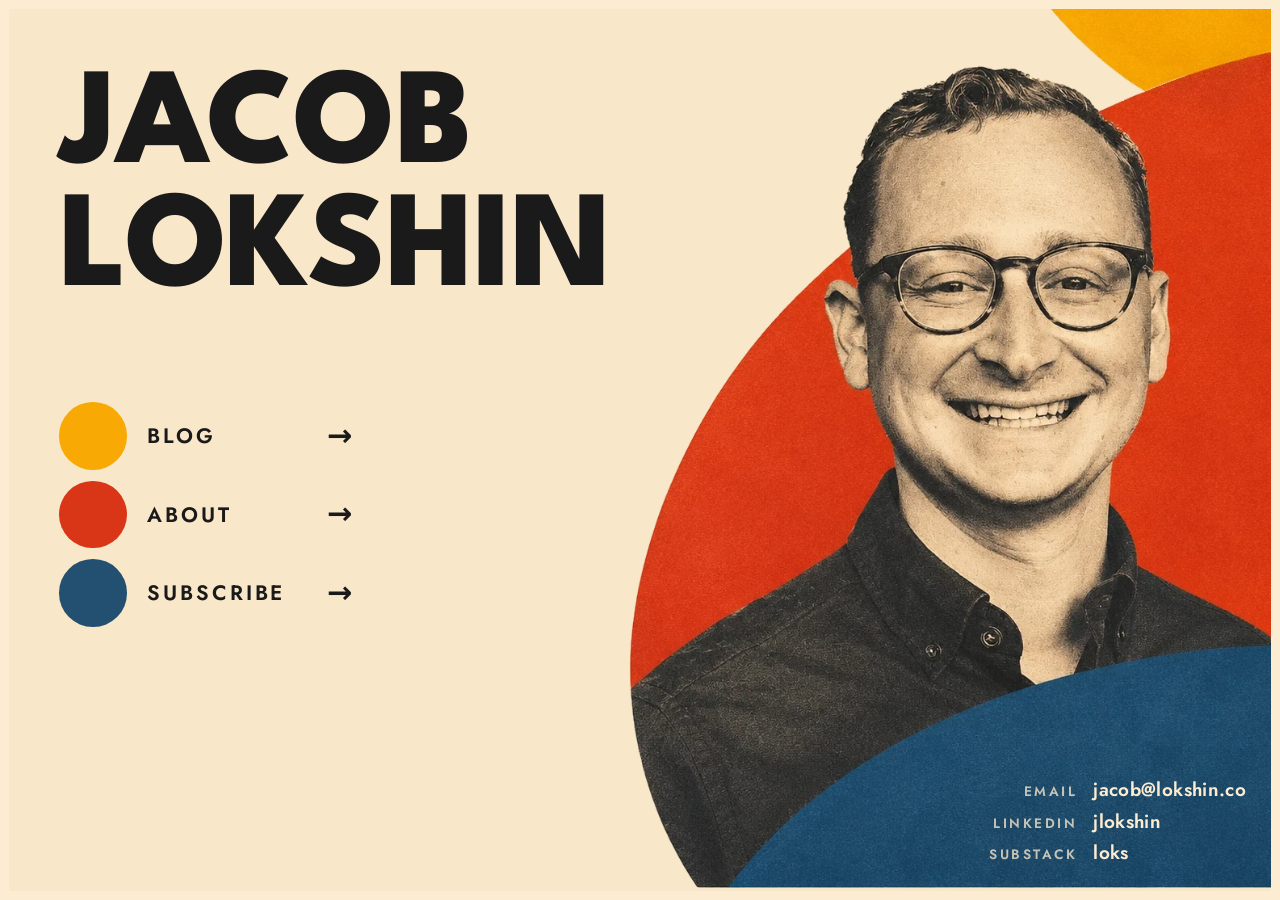
<file: index.html>
<!doctype html>
<html lang="en">
<head>
  <meta charset="utf-8">
  <meta name="viewport" content="width=device-width, initial-scale=1, viewport-fit=cover">
  <title>Jacob Lokshin</title>
  <meta name="description" content="Essays, projects, and ideas by Jacob Lokshin.">
  <link rel="preload" href="fonts/league-spartan-latin-800-normal.woff2" as="font" type="font/woff2" crossorigin>
  <link rel="canonical" href="https://lokshin.co/">
  <meta property="og:type" content="website">
  <meta property="og:site_name" content="Jacob Lokshin">
  <meta property="og:title" content="Jacob Lokshin">
  <meta property="og:description" content="Essays, projects, and ideas by Jacob Lokshin.">
  <meta property="og:url" content="https://lokshin.co/">
  <meta property="og:image" content="https://lokshin.co/img/og.png">
  <meta property="og:image:width" content="1200">
  <meta property="og:image:height" content="630">
  <meta property="og:image:alt" content="Jacob Lokshin: Bauhaus-style poster with his portrait">
  <meta name="twitter:card" content="summary_large_image">
  <link rel="icon" href="img/favicon.svg" type="image/svg+xml">
  <link rel="icon" href="img/favicon-32.png" sizes="32x32" type="image/png">
  <link rel="apple-touch-icon" href="img/apple-touch-icon.png">
  <script type="application/ld+json">
  {"@context":"https://schema.org","@type":"Person","name":"Jacob Lokshin","url":"https://lokshin.co/","image":"https://lokshin.co/img/og.png","email":"mailto:jacob@lokshin.co","jobTitle":"Product leader, applied AI","worksFor":{"@type":"Organization","name":"Capital One"},"alumniOf":[{"@type":"CollegeOrUniversity","name":"Stanford Graduate School of Business"},{"@type":"CollegeOrUniversity","name":"University of Southern California"}],"homeLocation":{"@type":"Place","name":"Palo Alto, California"},"sameAs":["https://www.linkedin.com/in/jlokshin/","https://substack.com/@loks"]}
  </script>
  <link rel="stylesheet" href="style.css?v=32">
</head>
<body class="home">
  <main class="stage">
    <div class="poster">
      <div class="grp">
        <div class="yext" aria-hidden="true"></div>
        <img class="art-y" src="img/yellow.webp" width="1086" height="451" alt="" aria-hidden="true">
        <img class="art" src="img/art.webp" width="1086" height="1448" alt="Portrait of Jacob Lokshin">
      </div>

      <h1 class="title"><span>Jacob</span><span>Lokshin</span></h1>

      <ul class="menu">
        <li><a href="blog.html"><span class="dot y"></span><span class="label">Blog</span><span class="arrow">→</span></a></li>
        <li><a href="about.html"><span class="dot r"></span><span class="label">About</span><span class="arrow">→</span></a></li>
        <li><a href="subscribe.html"><span class="dot b"></span><span class="label">Subscribe</span><span class="arrow">→</span></a></li>
      </ul>

      <dl class="contact-cta">
        <dt>Email</dt><dd><a href="mailto:jacob@lokshin.co"><span class="hd">jacob@lokshin.co</span><span class="nm">Email</span></a></dd>
        <dt>LinkedIn</dt><dd><a href="https://www.linkedin.com/in/jlokshin/" rel="noopener" target="_blank"><span class="hd">jlokshin</span><span class="nm">LinkedIn</span></a></dd>
        <dt>Substack</dt><dd><a href="https://substack.com/@loks" rel="noopener" target="_blank"><span class="hd">loks</span><span class="nm">Substack</span></a></dd>
      </dl>
    </div>
  </main>
<script>
(function(){
  var P=[9999,9999,9999,9999,9999,9999,9999,9999,9999,9999,9999,9999,9999,9999,9999,9999,9999,9999,9999,9999,9999,9999,9999,9999,9999,9999,9999,9999,9999,9999,9999,9999,9999,9999,9999,9999,9999,9999,9999,9999,9999,9999,9999,9999,9999,9999,9999,1069,771,779,795,797,618,607,583,555,551,539,530,523,517,513,509,505,502,500,499,494,491,489,485,482,481,478,479,478,479,481,483,484,477,468,459,451,442,434,426,418,410,402,395,388,381,374,368,361,355,349,343,338,332,327,322,317,312,307,303,298,294,290,286,282,278,274,270,267,263,260,257,254,251,248,245,243,240,238,236,233,231,229,227,226,224,223,221,220,219,218,217,216,215,215,214,214,214,214,214,214,215,215,216,216,217,218,219,221,222,224,225,227,229,231,233,236,238,241,244,247,250,253,257,261,264,269,273,277,282,287,292,298,9999], B=8, W=1086;
  var root=document.querySelector('.stage'), art=document.querySelector('.art');
  function clash(){
    var a=art.getBoundingClientRect(); if(!a.width) return false; var s=a.width/W;
    var items=document.querySelectorAll('.menu a'), pad=14;
    for(var i=0;i<items.length;i++){
      var r=items[i].getBoundingClientRect();
      var y0=Math.max(0,Math.floor((r.top-pad-a.top)/s/B)), y1=Math.min(P.length-1,Math.floor((r.bottom+pad-a.top)/s/B));
      for(var y=y0;y<=y1;y++){ if(a.left+P[y]*s < r.right+pad) return true; }
    }
    return false;
  }
  function fit(){
    var f=1; root.style.setProperty('--fit',f);
    while(clash() && f>0.55){ f=Math.round((f-0.03)*100)/100; root.style.setProperty('--fit',f); }
  }
  fit(); addEventListener('resize',fit); if(document.fonts) document.fonts.ready.then(fit);
})();
</script>
</body>
</html>
</file>
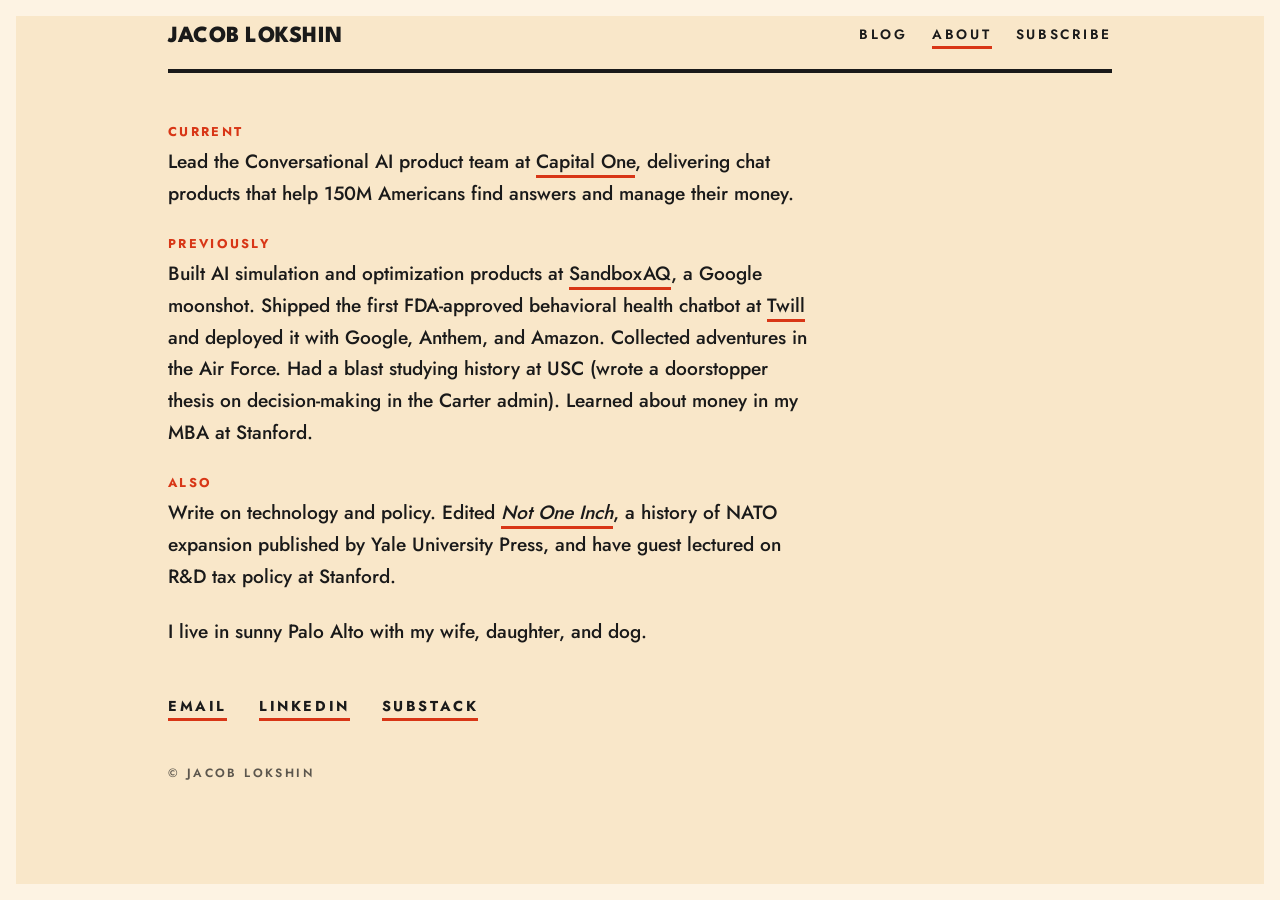
<file: about.html>
<!doctype html>
<html lang="en">
<head>
  <meta charset="utf-8">
  <meta name="viewport" content="width=device-width, initial-scale=1">
  <title>About · Jacob Lokshin</title>
  <meta name="description" content="Jacob Lokshin leads the Conversational AI product team at Capital One. Previously SandboxAQ, the US Air Force, and Twill.">
  <link rel="preload" href="fonts/league-spartan-latin-800-normal.woff2" as="font" type="font/woff2" crossorigin>
  <link rel="canonical" href="https://lokshin.co/about.html">
  <meta property="og:type" content="website">
  <meta property="og:site_name" content="Jacob Lokshin">
  <meta property="og:title" content="About · Jacob Lokshin">
  <meta property="og:description" content="Jacob Lokshin leads the Conversational AI product team at Capital One. Previously SandboxAQ, the US Air Force, and Twill.">
  <meta property="og:url" content="https://lokshin.co/about.html">
  <meta property="og:image" content="https://lokshin.co/img/og.png">
  <meta property="og:image:width" content="1200">
  <meta property="og:image:height" content="630">
  <meta property="og:image:alt" content="Jacob Lokshin: Bauhaus-style poster with his portrait">
  <meta name="twitter:card" content="summary_large_image">
  <link rel="icon" href="img/favicon.svg" type="image/svg+xml">
  <link rel="icon" href="img/favicon-32.png" sizes="32x32" type="image/png">
  <link rel="apple-touch-icon" href="img/apple-touch-icon.png">
  <link rel="stylesheet" href="style.css?v=32">
</head>
<body>
  <div class="page">
    <header class="bar">
      <a class="home" href="index.html">Jacob Lokshin</a>
      <nav>
        <a href="blog.html">Blog</a>
        <a href="about.html" aria-current="page">About</a>
        <a href="subscribe.html">Subscribe</a>
      </nav>
    </header>

    <h1 class="sr">About</h1>

    <div class="prose">
      <p><span class="k">Current</span> Lead the Conversational AI product team at <a href="https://www.capitalone.com/digital/tools/eno/" rel="noopener" target="_blank">Capital One</a>, delivering chat products that help 150M Americans find answers and manage their money.</p>
      <p><span class="k">Previously</span> Built AI simulation and optimization products at <a href="https://www.sandboxaq.com/solutions/material-discovery" rel="noopener" target="_blank">SandboxAQ</a>, a Google moonshot. Shipped the first FDA-approved behavioral health chatbot at <a href="https://www.twill.health/business" rel="noopener" target="_blank">Twill</a> and deployed it with Google, Anthem, and Amazon. Collected adventures in the Air Force. Had a blast studying history at USC (wrote a doorstopper thesis on decision-making in the Carter admin). Learned about money in my MBA at Stanford.</p>
      <p><span class="k">Also</span> Write on technology and policy. Edited <a href="https://yalebooks.yale.edu/book/9780300268034/not-one-inch/" rel="noopener" target="_blank"><em>Not One Inch</em></a>, a history of NATO expansion published by Yale University Press, and have guest lectured on R&amp;D tax policy at Stanford.</p>
      <p>I live in sunny Palo Alto with my wife, daughter, and dog.</p>
    </div>

    <ul class="contact">
      <li><a href="mailto:jacob@lokshin.co">Email</a></li>
      <li><a href="https://www.linkedin.com/in/jlokshin/" rel="noopener" target="_blank">LinkedIn</a></li>
      <li><a href="https://substack.com/@loks" rel="noopener" target="_blank">Substack</a></li>
    </ul>

    <p class="foot">© Jacob Lokshin</p>
  </div>
</body>
</html>
</file>
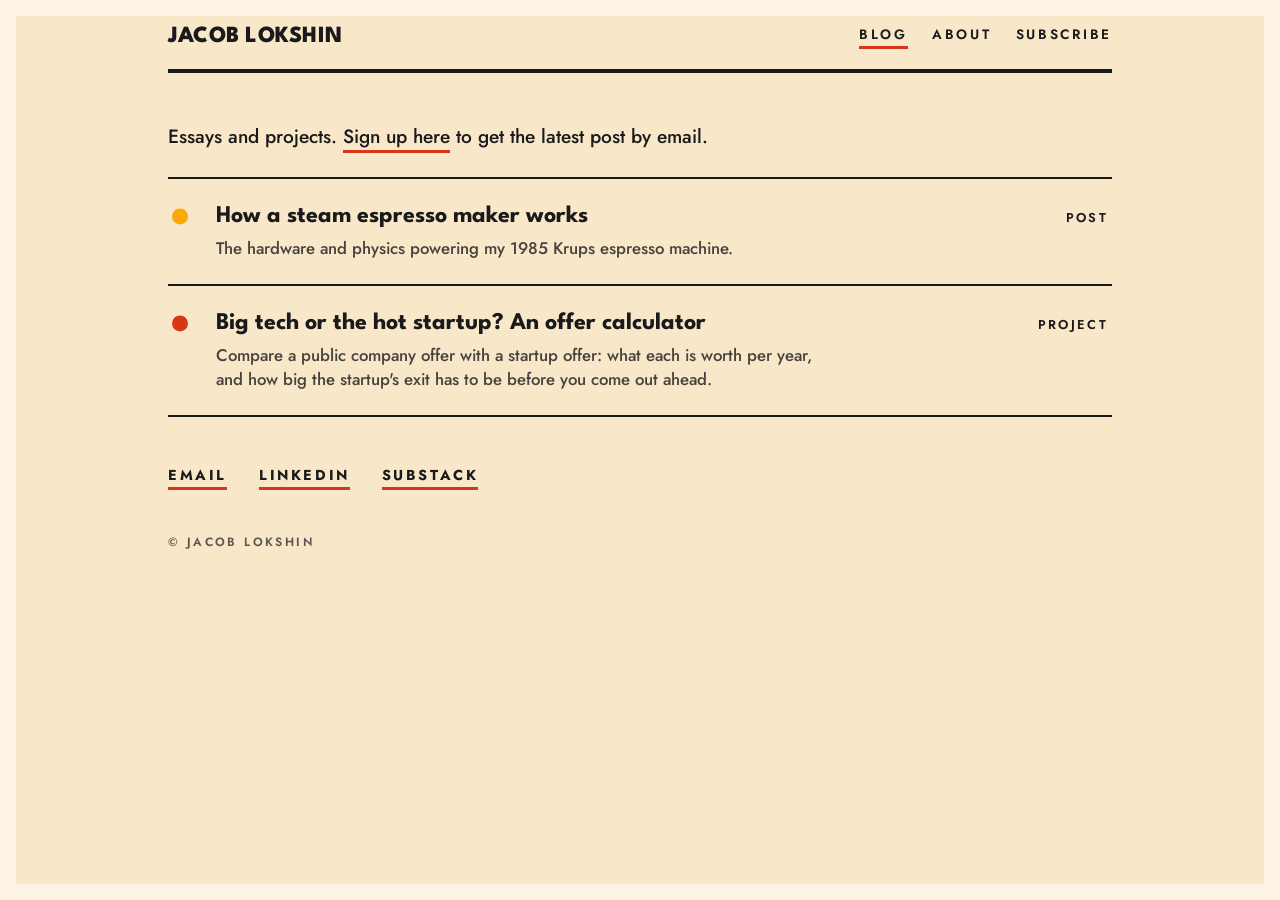
<file: blog.html>
<!doctype html>
<html lang="en">
<head>
  <meta charset="utf-8">
  <meta name="viewport" content="width=device-width, initial-scale=1">
  <title>Blog · Jacob Lokshin</title>
  <meta name="description" content="Essays, projects, and ideas by Jacob Lokshin.">
  <link rel="preload" href="fonts/league-spartan-latin-800-normal.woff2" as="font" type="font/woff2" crossorigin>
  <link rel="canonical" href="https://lokshin.co/blog.html">
  <meta property="og:type" content="website">
  <meta property="og:site_name" content="Jacob Lokshin">
  <meta property="og:title" content="Blog · Jacob Lokshin">
  <meta property="og:description" content="Essays, projects, and ideas by Jacob Lokshin.">
  <meta property="og:url" content="https://lokshin.co/blog.html">
  <meta property="og:image" content="https://lokshin.co/img/og.png">
  <meta property="og:image:width" content="1200">
  <meta property="og:image:height" content="630">
  <meta property="og:image:alt" content="Jacob Lokshin: Bauhaus-style poster with his portrait">
  <meta name="twitter:card" content="summary_large_image">
  <link rel="icon" href="img/favicon.svg" type="image/svg+xml">
  <link rel="icon" href="img/favicon-32.png" sizes="32x32" type="image/png">
  <link rel="apple-touch-icon" href="img/apple-touch-icon.png">
  <link rel="stylesheet" href="style.css?v=32">
</head>
<body>
  <div class="page">
    <header class="bar">
      <a class="home" href="index.html">Jacob Lokshin</a>
      <nav>
        <a href="blog.html" aria-current="page">Blog</a>
        <a href="about.html">About</a>
        <a href="subscribe.html">Subscribe</a>
      </nav>
    </header>

    <h1 class="sr">Blog</h1>

    <p class="prose intro">Essays and projects. <a href="subscribe.html">Sign up here</a> to get the latest post by email.</p>

    <!-- Essays and projects share one list. To add one: copy an <li>, change the link, title, blurb and the right-hand meta (a date, or a tag like Project / Book / Tool). -->
    <ul class="entries">
      <li>
        <a href="krups-963.html">
          <span class="pip"></span>
          <div><h2>How a steam espresso maker works</h2><p>The hardware and physics powering my 1985 Krups espresso machine.</p></div>
          <span class="meta">Post</span>
        </a>
      </li>
      <li>
        <a href="offer-calculator.html">
          <span class="pip"></span>
          <div><h2>Big tech or the hot startup? An offer calculator</h2><p>Compare a public company offer with a startup offer: what each is worth per year, and how big the startup's exit has to be before you come out ahead.</p></div>
          <span class="meta">Project</span>
        </a>
      </li>
    </ul>

    <ul class="contact">
      <li><a href="mailto:jacob@lokshin.co">Email</a></li>
      <li><a href="https://www.linkedin.com/in/jlokshin/" rel="noopener" target="_blank">LinkedIn</a></li>
      <li><a href="https://substack.com/@loks" rel="noopener" target="_blank">Substack</a></li>
    </ul>

    <p class="foot">© Jacob Lokshin</p>
  </div>
</body>
</html>
</file>
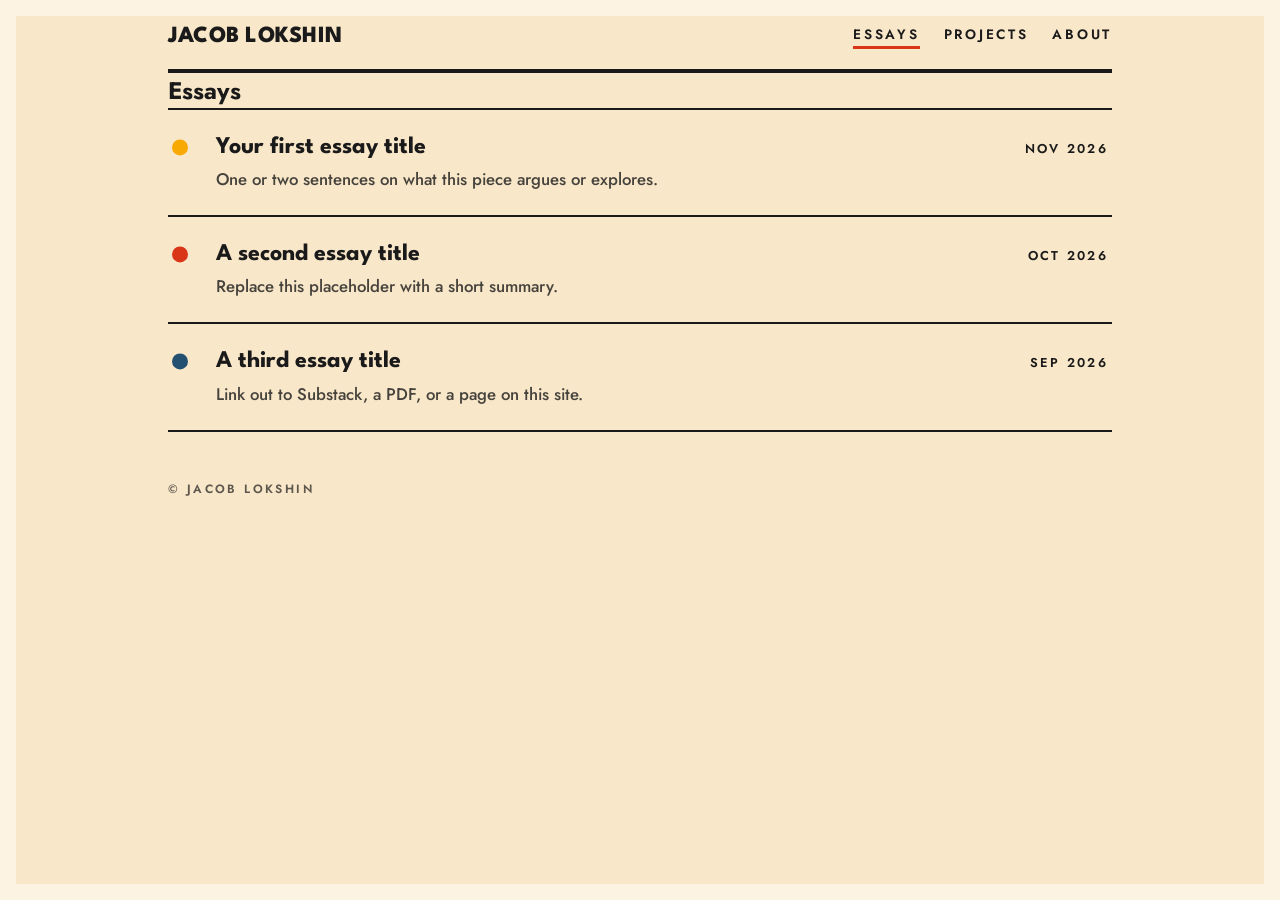
<file: essays.html>
<!doctype html>
<html lang="en">
<head>
  <meta charset="utf-8">
  <meta name="viewport" content="width=device-width, initial-scale=1">
  <title>Essays · Jacob Lokshin</title>
  <link rel="stylesheet" href="style.css">
</head>
<body>
  <div class="page">
    <header class="bar">
      <a class="home" href="index.html">Jacob Lokshin</a>
      <nav>
        <a href="essays.html" aria-current="page">Essays</a>
        <a href="projects.html">Projects</a>
        <a href="about.html">About</a>
      </nav>
    </header>

    <section class="hero">
      <h1>Essays</h1>
      <div class="shapes" aria-hidden="true"><i class="s1"></i><i class="s2"></i><i class="s3"></i></div>
    </section>

    <!-- To add an essay: copy one <li> below, change the link, title, blurb and date. -->
    <ul class="entries">
      <li>
        <a href="#">
          <span class="pip"></span>
          <div><h2>Your first essay title</h2><p>One or two sentences on what this piece argues or explores.</p></div>
          <span class="meta">Nov 2026</span>
        </a>
      </li>
      <li>
        <a href="#">
          <span class="pip"></span>
          <div><h2>A second essay title</h2><p>Replace this placeholder with a short summary.</p></div>
          <span class="meta">Oct 2026</span>
        </a>
      </li>
      <li>
        <a href="#">
          <span class="pip"></span>
          <div><h2>A third essay title</h2><p>Link out to Substack, a PDF, or a page on this site.</p></div>
          <span class="meta">Sep 2026</span>
        </a>
      </li>
    </ul>

    <p class="foot">© Jacob Lokshin</p>
  </div>
</body>
</html>
</file>
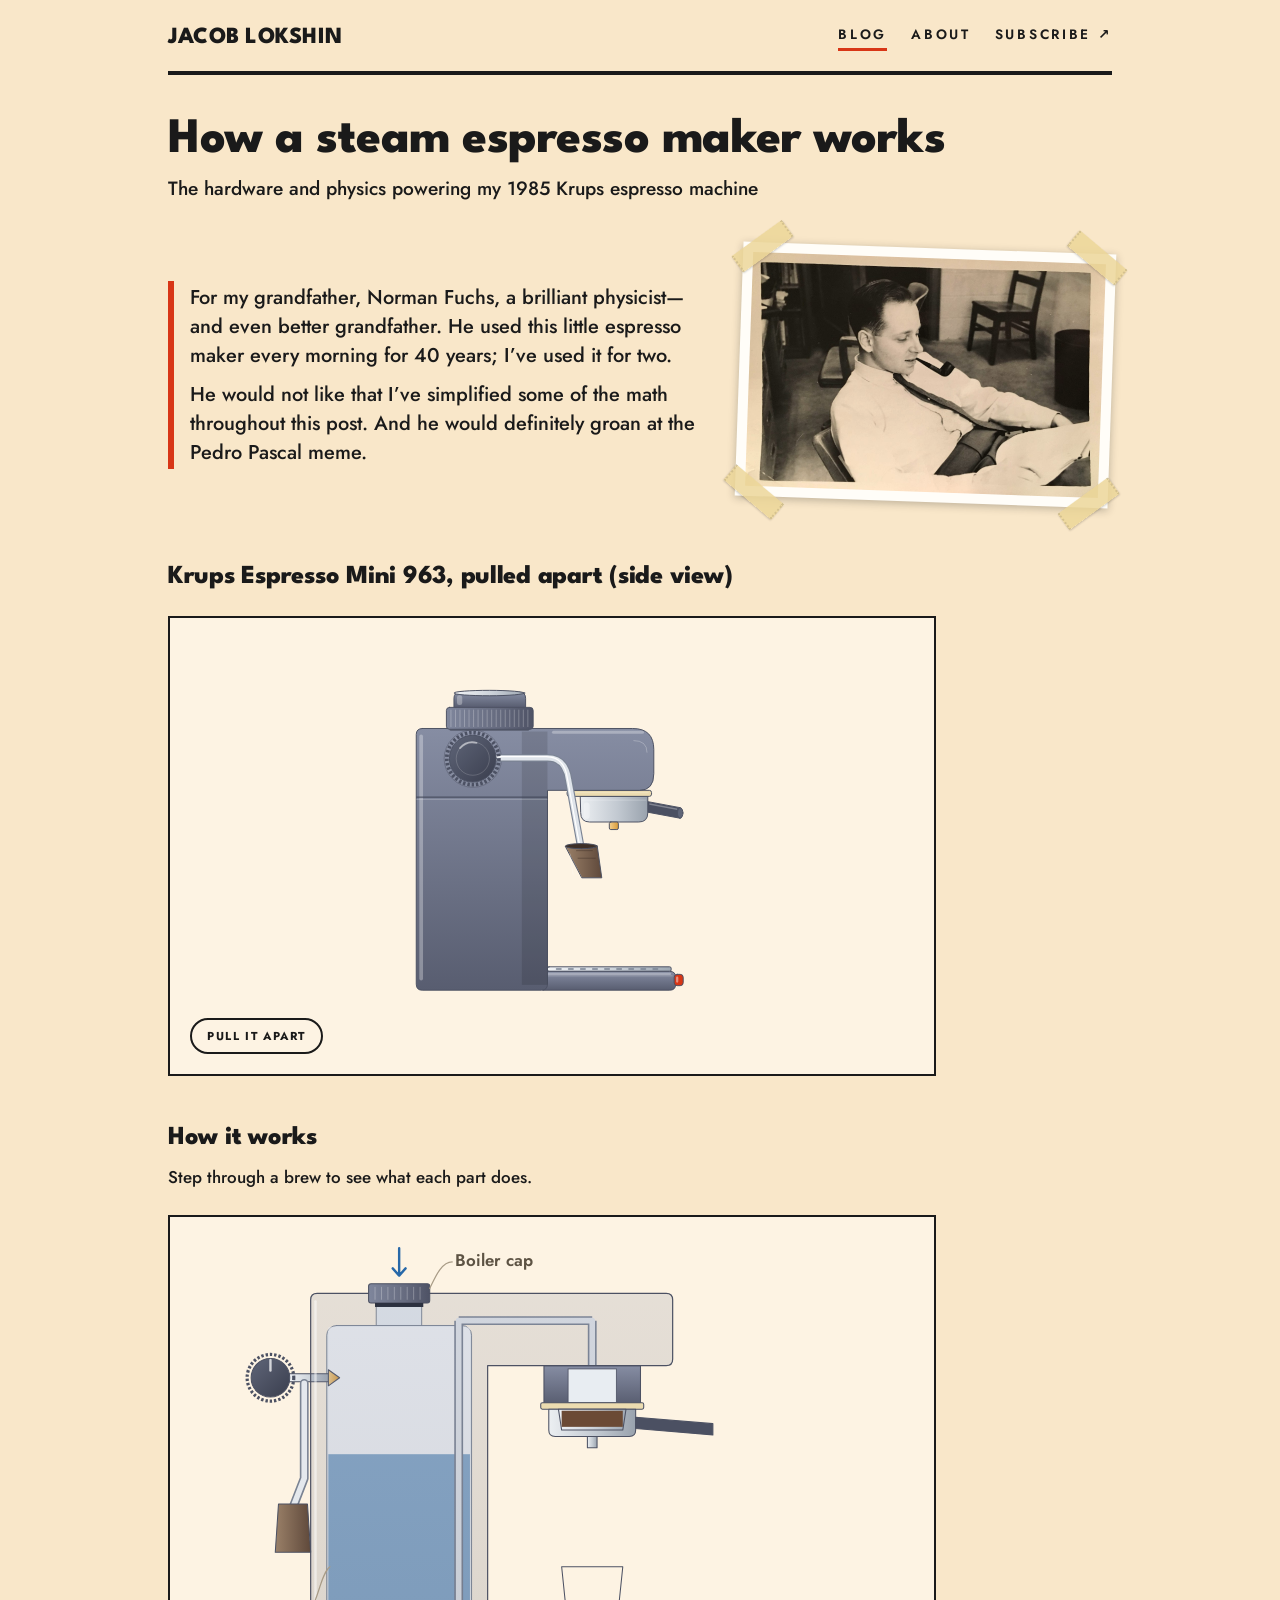
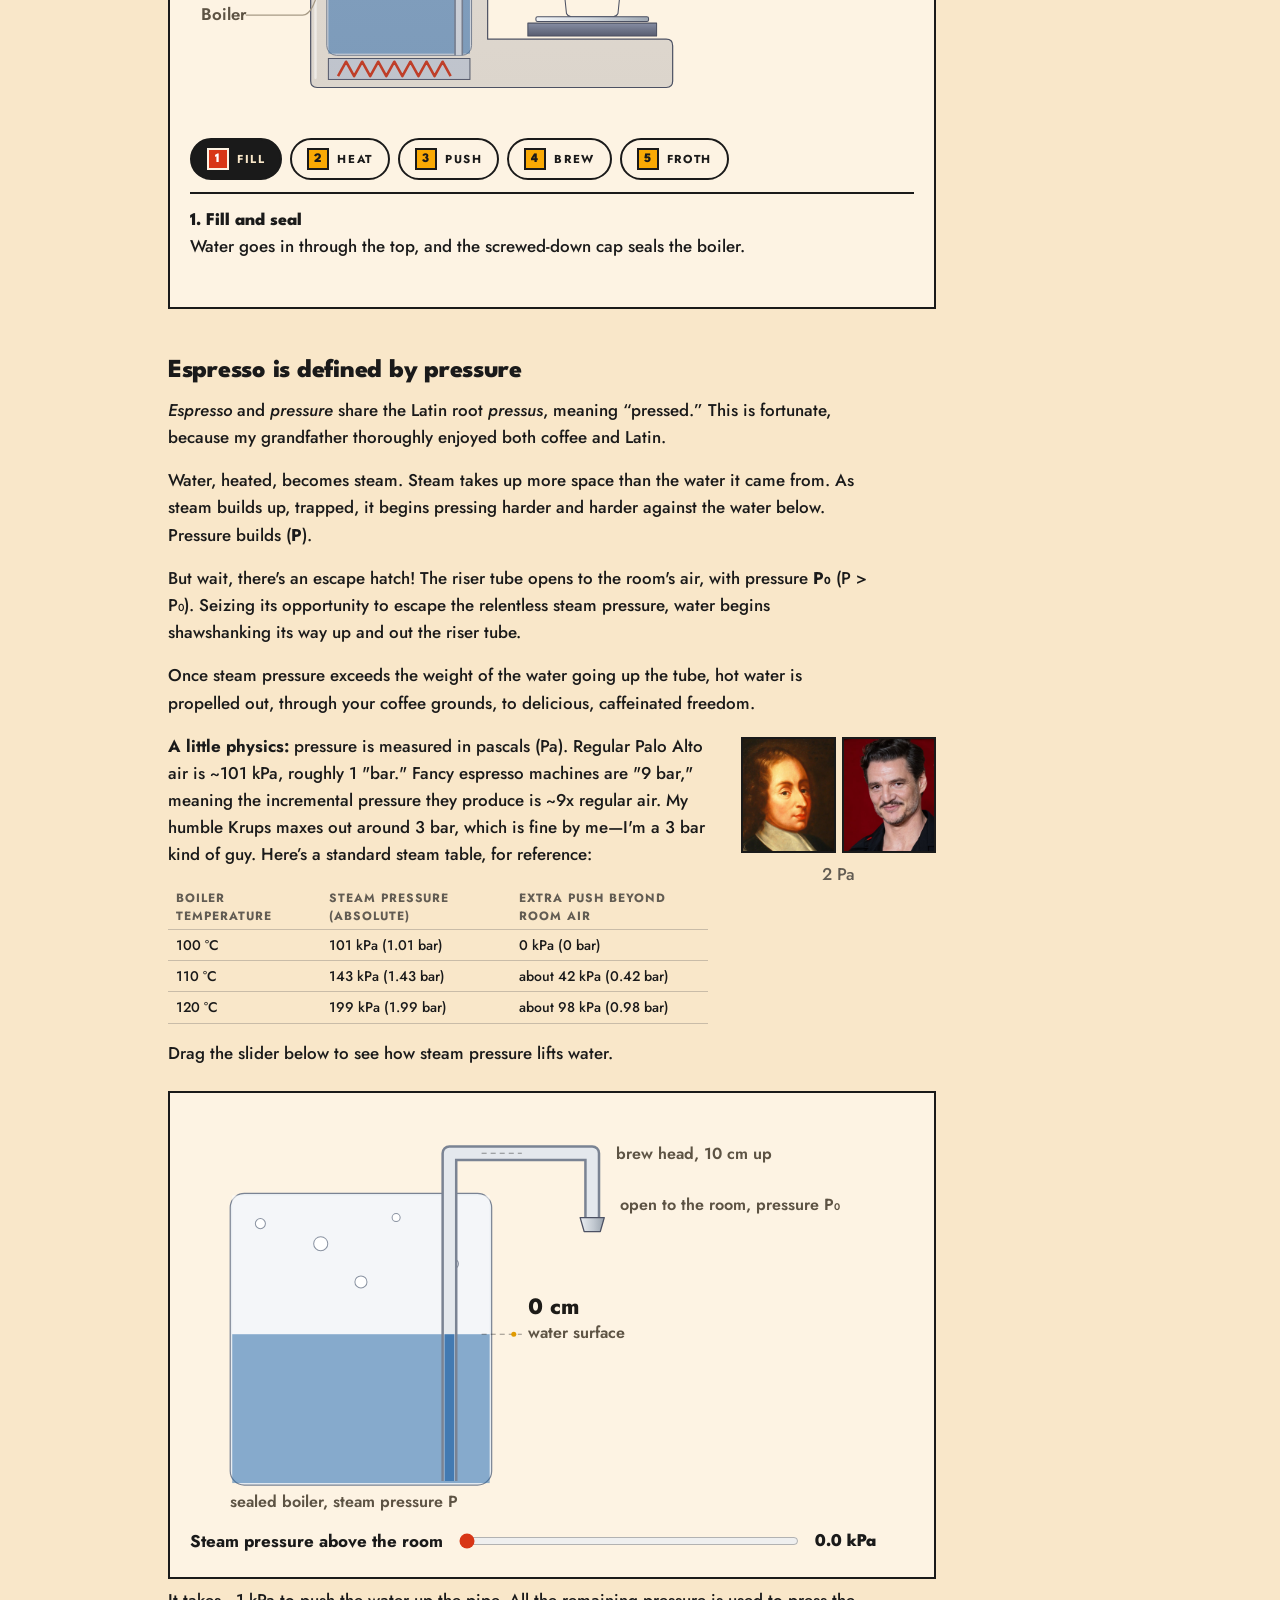
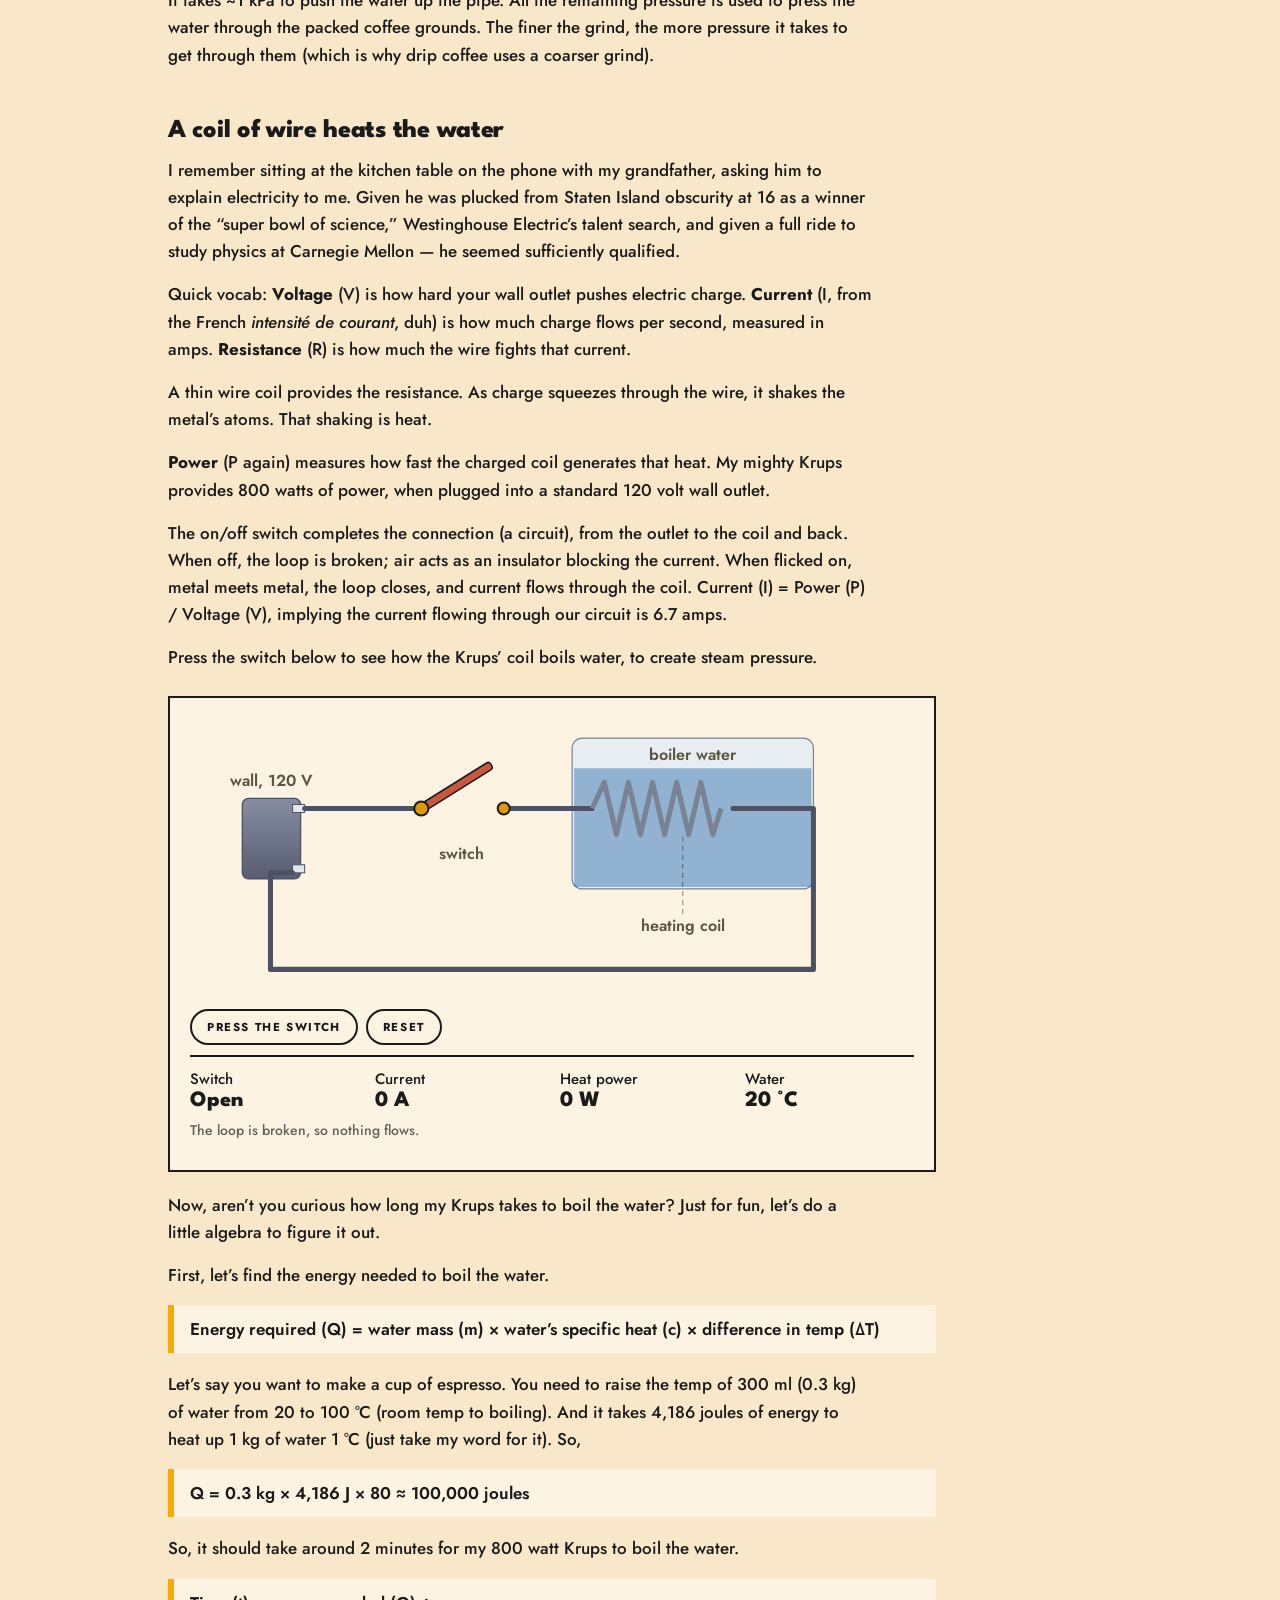
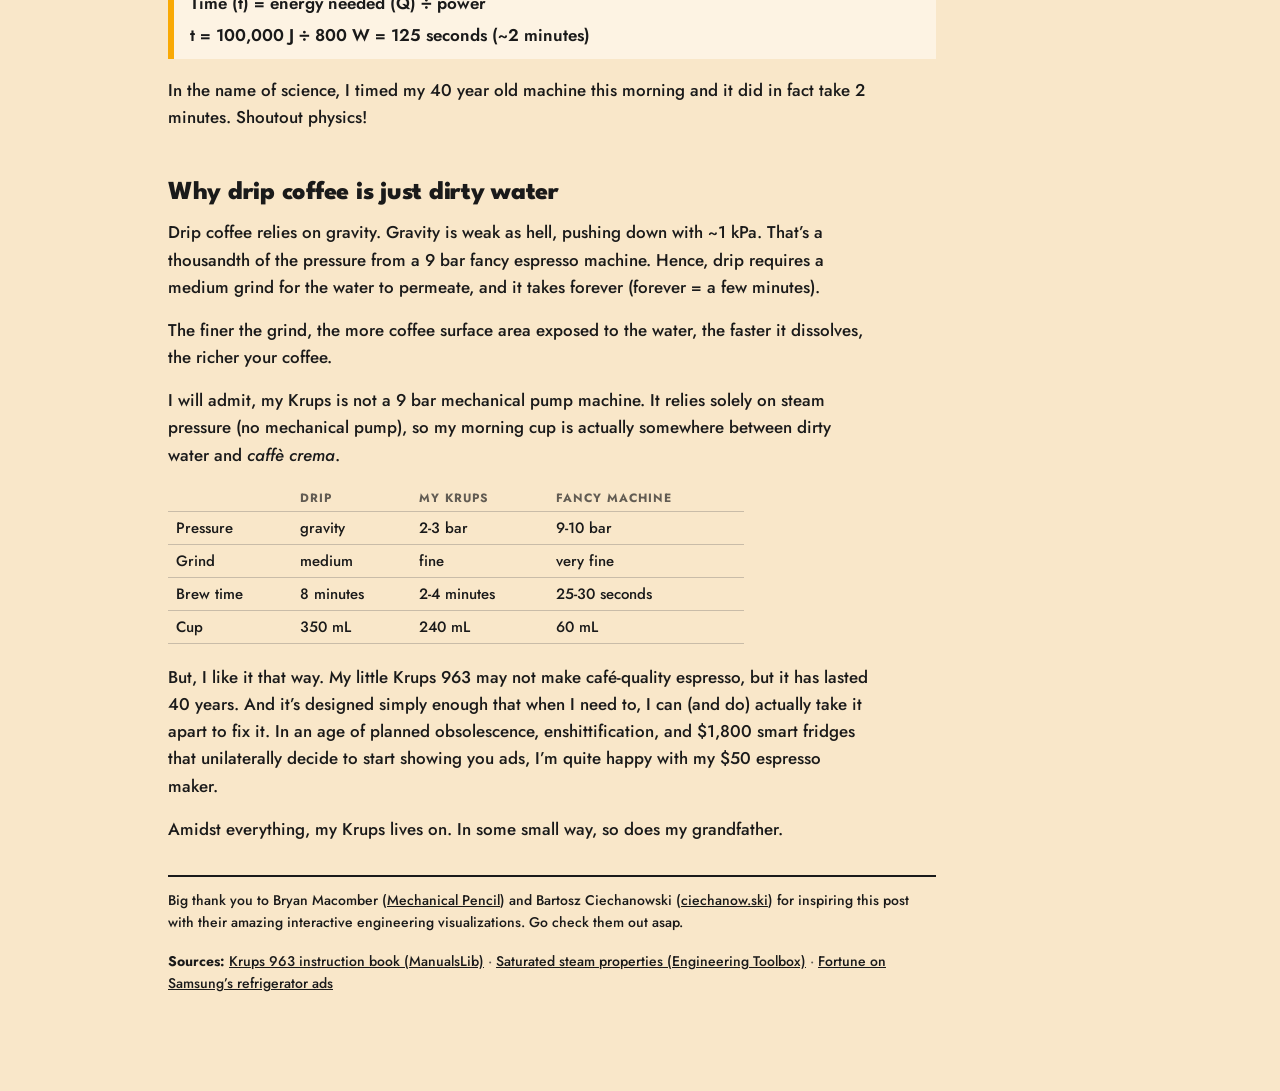
<file: krups-963.html>
<!DOCTYPE html>
<html lang="en">
<head>
<meta charset="utf-8">
<meta name="viewport" content="width=device-width, initial-scale=1">
<title>How a steam espresso maker works · Jacob Lokshin</title>
<meta name="description" content="The hardware and physics powering my 1985 Krups espresso machine">
<link rel="canonical" href="https://lokshin.co/krups-963.html">
<meta property="og:type" content="article">
<meta property="og:site_name" content="Jacob Lokshin">
<meta property="og:title" content="How a steam espresso maker works">
<meta property="og:description" content="The hardware and physics powering my 1985 Krups espresso machine">
<meta property="og:url" content="https://lokshin.co/krups-963.html">
<meta property="og:image" content="https://lokshin.co/img/og.png">
<meta property="og:image:width" content="1200">
<meta property="og:image:height" content="630">
<meta name="twitter:card" content="summary_large_image">
<link rel="icon" href="img/favicon.svg" type="image/svg+xml">
<link rel="icon" href="img/favicon-32.png" sizes="32x32" type="image/png">
<link rel="apple-touch-icon" href="img/apple-touch-icon.png">

<link rel="preconnect" href="https://fonts.googleapis.com">
<link rel="preconnect" href="https://fonts.gstatic.com" crossorigin>
<link href="https://fonts.googleapis.com/css2?family=Jost:wght@400;500;600;700&family=League+Spartan:wght@800&display=swap" rel="stylesheet">
<style>
:root{
  --cream:#f9e7c9; --paper:#fdf3e3; --ink:#1a1a1a; --muted:rgba(26,26,26,.68); --tan:#c9bca8;
  --red:#d83616; --blue:#235071; --yellow:#f9a904;
  --label:#5d5344; --leader:#c9bca8; --accent:#e09a00;
  --head:"League Spartan","Jost",system-ui,sans-serif; --body:"Jost","Futura","Century Gothic",system-ui,sans-serif;
  color-scheme:light;
}
*{box-sizing:border-box}
html,body{margin:0;background:var(--cream)}
body{color:var(--ink);font:500 17px/1.6 var(--body)}
main{max-width:62rem;margin:0 auto;padding:1.5rem 1.5rem 5rem}
.bar{display:flex;justify-content:space-between;align-items:center;gap:1rem;padding-bottom:1.25rem;border-bottom:4px solid var(--ink);margin-bottom:2.5rem}
.ctl{display:flex;flex-wrap:wrap;gap:8px;align-items:center;margin-top:10px}
.bar .home{font:800 1.45rem var(--head);letter-spacing:.01em;text-transform:uppercase;color:var(--ink);text-decoration:none}
.bar nav{display:flex;gap:1.5rem;font-weight:600;font-size:.85rem;letter-spacing:.2em;text-transform:uppercase}
.bar nav a{color:var(--ink);text-decoration:none;padding-bottom:2px;border-bottom:3px solid transparent}
.bar nav a:hover,.bar nav a[aria-current]{border-color:var(--red)}
@media (max-width:760px){.bar{flex-direction:column;align-items:flex-start}.bar nav{gap:1rem}}
.kicker{font:700 12px var(--body);letter-spacing:.12em;text-transform:uppercase;color:var(--muted);margin:0 0 10px}
h1{font:800 clamp(2rem,5vw,3.1rem)/1.02 var(--head);letter-spacing:-.01em;margin:0 0 .5rem;max-width:40ch;text-wrap:balance}
.deck{font-size:1.2rem;line-height:1.6;margin:0 0 2rem;max-width:48rem}
h2{font:800 26px/1.15 var(--head);letter-spacing:-.01em;margin:48px 0 10px}
p{margin:0 0 16px;max-width:64ch}
.fig{background:var(--paper);border:2px solid var(--ink);padding:1.25rem;margin:24px 0 8px;max-width:48rem}
.fig svg{display:block;width:100%;height:auto}
.figtitle{font:800 20px/1.2 var(--head);margin:4px 0 2px}
.eqline{white-space:nowrap}@media (min-width:761px){.oneline{white-space:nowrap}}@media (max-width:760px){.eqline{white-space:normal}}
.figsub{font-size:14px;color:var(--muted);margin:0 0 8px}

button{font:700 .72rem var(--body);letter-spacing:.14em;text-transform:uppercase;color:var(--ink);background:transparent;border:2px solid var(--ink);border-radius:999px;padding:8px 15px;cursor:pointer}
button:hover{background:var(--yellow)}
button[aria-pressed="true"]{background:var(--ink);color:var(--cream)}
.steps button{display:flex;gap:8px;align-items:center}
.steps button i{font:800 13px var(--head);font-style:normal;background:var(--yellow);color:var(--ink);width:22px;height:22px;display:grid;place-items:center;border:2px solid var(--ink)}
.steps button[aria-pressed="true"] i{background:var(--red);color:#fff;border-color:var(--paper)}
:focus-visible{outline:3px solid var(--blue);outline-offset:2px}
.cap{border-top:2px solid var(--ink);margin-top:12px;padding-top:12px;min-height:5.6em}
.cap b{font:800 18px var(--head)}
.legend{list-style:none;margin:16px 0 0;padding:0;display:grid;grid-template-columns:repeat(auto-fit,minmax(230px,1fr));gap:6px 20px;font-size:15px;line-height:1.35}
.legend li{display:flex;gap:10px;align-items:flex-start}
.legend em{font-style:normal;font:700 11px var(--body);letter-spacing:.08em;text-transform:uppercase;color:var(--red);margin-left:6px}
.pinn{flex:none;width:22px;height:22px;border-radius:50%;background:var(--yellow);border:2px solid var(--ink);display:grid;place-items:center;font:800 12px var(--head)}
.pinn.inf{background:var(--paper);border-style:dashed}
.note{font-size:14px;color:var(--muted);max-width:none;margin:8px 0 0}
.note b{color:var(--ink)}
.ded{border-left:6px solid var(--red);padding:2px 0 2px 16px;font-size:18px;max-width:52ch;margin:-8px 0 8px}
.dedrow{display:flex;gap:32px;align-items:center;flex-wrap:wrap;margin:8px 0 40px}
.dedrow .ded{flex:1 1 220px;margin:0;font-size:20px;line-height:1.45}
.taped{position:relative;flex:0 0 373px;max-width:100%;margin:12px auto 12px;transform:rotate(2deg);background:#fffdf8;padding:10px;box-shadow:0 2px 8px rgba(29,27,24,.28)}
.taped img{display:block;width:100%;height:auto;filter:sepia(.12)}
.taped figcaption{font:500 13px var(--body);color:var(--muted);text-align:center;padding-top:6px}
.tape{position:absolute;width:62px;height:20px;background:rgba(236,214,150,.82);box-shadow:0 1px 2px rgba(29,27,24,.2);border-left:2px dotted rgba(29,27,24,.12);border-right:2px dotted rgba(29,27,24,.12)}
.tape.tl{top:-6px;left:-12px;transform:rotate(-38deg)}
.tape.tr{top:-6px;right:-12px;transform:rotate(38deg)}
.tape.bl{bottom:-6px;left:-12px;transform:rotate(38deg)}
.tape.br{bottom:-6px;right:-12px;transform:rotate(-38deg)}
.aside{display:flow-root;max-width:48rem}.aside p{max-width:none}
.pair{float:right;margin:4px 0 12px 20px;padding:0}.aside .tbl{width:min(100%,540px);font-size:14px}.aside .tbl th,.aside .tbl td{padding-right:10px}.pair .pp{display:flex;gap:6px}.pair img{height:116px;width:auto;border:2px solid var(--ink);display:block}.pair figcaption{text-align:center;font-size:17px;color:var(--muted);margin-top:8px}
.photo{margin:24px 0;padding:0;max-width:40rem}
.photo img{display:block;width:100%;height:auto;border:2px solid var(--ink);background:var(--paper)}
.photo figcaption{font-size:14px;color:var(--muted);margin-top:8px}
.ph{aspect-ratio:16/9;border:2px dashed var(--ink);background:var(--paper);display:grid;place-items:center;font:700 14px var(--body);letter-spacing:.1em;text-transform:uppercase;color:var(--muted)}
.rng{display:flex;gap:14px;align-items:center;margin-top:10px;flex-wrap:wrap}
.rng input{flex:1 1 220px;accent-color:var(--red);height:28px}
.rng output{font:800 18px var(--head);min-width:9ch}
.work{border-left:6px solid var(--yellow);background:var(--paper);padding:8px 16px;margin:12px 0 18px;font:600 17px/1.9 var(--body);max-width:48rem}
.eq{font:800 22px var(--head);text-align:center;margin:10px 0 2px}
.read{display:grid;grid-template-columns:repeat(auto-fit,minmax(150px,1fr));gap:8px 16px;margin-top:10px;border-top:2px solid var(--ink);padding-top:10px;font-size:15px}
.read b{display:block;font:800 22px var(--head)}
.tbl{width:100%;border-collapse:collapse;font-size:15px;margin:8px 0 0;max-width:64ch}
.tbl th,.tbl td{border-bottom:1px solid var(--tan);padding:4px 8px;text-align:left}
.tbl th{font:700 12px var(--body);letter-spacing:.08em;text-transform:uppercase;color:var(--muted)}
.box{border:2px solid var(--ink);background:var(--paper);padding:14px 18px;margin:20px 0;max-width:48rem}
.box b{font:800 18px var(--head)}
.box p{margin:6px 0 0}
.src{max-width:48rem;font-size:14px;color:var(--muted);border-top:2px solid var(--ink);margin-top:32px;padding-top:12px}
.src a{color:var(--ink)}
.src .wm{float:right;font:700 10px var(--body);letter-spacing:.12em;text-transform:uppercase}
svg text{font-family:var(--body)}
#cut .ct{font:600 21px var(--body);fill:#5d5344}
#cut .cl{fill:none;stroke:#a89b86;stroke-width:1.5;stroke-linecap:round}
/* exploded-view rules */
svg .lbl { font: 400 24px var(--mono); fill: var(--label); transition: opacity .5s, fill .2s; }
svg .ldr { fill: none; stroke: var(--leader); stroke-width: 1.6; stroke-linecap: round; transition: opacity .5s, stroke .2s; }
svg .part { transition: transform .95s cubic-bezier(.3, .8, .3, 1); }
svg.open .part { transform: translate(var(--dx), var(--dy)); }
svg .tag { transition: opacity .45s; }
svg:not(.open) .tag { opacity: 0; pointer-events: none; }
svg .on-open { transition: opacity .5s; opacity: 0; }
svg.open .on-open { opacity: 1; }
svg .hl-lbl { fill: var(--ink); }
svg .hl-ldr { stroke: #8d95a1; }
svg .hl-part .o { stroke: #2c3140; }
.o { stroke: #4c5163; stroke-width: 1.3; stroke-linejoin: round; stroke-linecap: round; transition: stroke .2s; }
.oc { stroke: #7a8393; stroke-width: 1.2; stroke-linejoin: round; stroke-linecap: round; }
.hi { fill: #fff; opacity: .3; }
.hl2 { stroke: #fff; stroke-opacity: .3; stroke-width: 1; fill: none; }

svg .lbl{font:600 26px var(--body);fill:var(--label)}
svg .hl-lbl{fill:var(--ink)}
/* cutaway */
#cut [data-on]{opacity:0;transition:opacity .6s}
#cut #wl{transition:y .9s ease,height .9s ease}
#cut #knobg{transition:transform .8s;transform-origin:100px 175px}
#cut.s5 #knobg{transform:rotate(-300deg)}
@keyframes dash{to{stroke-dashoffset:-28}}
.flow{stroke-dasharray:6 8;animation:dash 1s linear infinite}
.pin circle{fill:var(--yellow);stroke:var(--ink);stroke-width:2}
.pin.inf circle{fill:var(--paper);stroke-dasharray:3 2.5}
.pin text{font:800 13px var(--head);fill:var(--ink);text-anchor:middle}
.pl{stroke:var(--ink);stroke-width:1.1;stroke-opacity:.45;fill:none}
.dash{stroke-dasharray:5 4}
@media (prefers-reduced-motion:reduce){.flow{animation:none}#cut [data-on],#cut #wl,#cut #knobg{transition:none}}
</style>
</head>
<body>
<main>
<header class="bar"><a class="home" href="https://lokshin.co">Jacob Lokshin</a><nav><a href="https://lokshin.co/blog" aria-current="page">Blog</a><a href="https://lokshin.co/about">About</a><a href="https://lokshin.co/subscribe">Subscribe ↗</a></nav></header>

<h1>How a steam espresso maker works</h1>
<p class="deck">The hardware and physics powering my 1985 Krups espresso machine</p>

<div class="dedrow">
<p class="ded">For my grandfather, Norman Fuchs, a brilliant physicist—and even better grandfather. He used this little espresso maker every morning for 40 years; I’ve used it for two.<span style="display:block;height:10px"></span>He would not like that I’ve simplified some of the math throughout this post. And he would definitely groan at the Pedro Pascal meme.</p>
<figure class="taped"><img src="img/krups-963/norman.jpg" alt="Norman Fuchs in March 1967, seated and looking down, a pipe in his mouth" width="1400" height="930"><i class="tape tl"></i><i class="tape tr"></i><i class="tape bl"></i><i class="tape br"></i></figure>
</div>

<h2>Krups Espresso Mini 963, pulled apart (side view)</h2>
<div class="fig">
  <svg id="boom" viewBox="0 210 960 490" role="img" aria-labelledby="bt bd">
  <title id="bt">Exploded view of the Krups Espresso Mini 963</title>
  <desc id="bd">Side view of a steam espresso maker pulled apart into eleven labeled parts: boiler cap, housing, steam knob, steam nozzle, steam build-up plug, filter holder, filter basket, drip tray and on/off switch (a red button on the right edge of the drip tray).</desc>
  <defs>
    <linearGradient id="gSlate" x1="0" x2="0" y1="0" y2="1"><stop offset="0" stop-color="#868da3"/><stop offset="1" stop-color="#585d70"/></linearGradient>
    <linearGradient id="gSlateH" x1="0" x2="1" y1="0" y2="0"><stop offset="0" stop-color="#7f869c"/><stop offset=".6" stop-color="#666b7f"/><stop offset="1" stop-color="#4e5265"/></linearGradient>
    <linearGradient id="gKnob" x1="0" x2="1" y1="0" y2="1"><stop offset="0" stop-color="#5f6578"/><stop offset="1" stop-color="#3a3e4e"/></linearGradient>
    <linearGradient id="gChrome" x1="0" x2="1" y1="0" y2="0"><stop offset="0" stop-color="#f1f3f6"/><stop offset=".5" stop-color="#cfd5dc"/><stop offset="1" stop-color="#9ea7b2"/></linearGradient>
    <linearGradient id="gAlu" x1="0" x2="1" y1="0" y2="0"><stop offset="0" stop-color="#eceff2"/><stop offset=".55" stop-color="#c2c9d1"/><stop offset="1" stop-color="#99a2ad"/></linearGradient>
    <linearGradient id="gGold" x1="0" x2="1" y1="0" y2="0"><stop offset="0" stop-color="#f5cf8c"/><stop offset="1" stop-color="#d89a38"/></linearGradient>
    <linearGradient id="gBrown" x1="0" x2="1" y1="0" y2="0"><stop offset="0" stop-color="#9a8068"/><stop offset="1" stop-color="#5f493b"/></linearGradient>
  </defs>

  <g class="part" id="p-tray" data-part="tray" style="--dx:0px;--dy:0px">
    <rect class="o" fill="url(#gChrome)" x="474" y="646" width="164" height="6" rx="2"/>
    <path d="M486 649 h6 M502 649 h6 M518 649 h6 M534 649 h6 M550 649 h6 M566 649 h6 M582 649 h6 M598 649 h6 M614 649 h6" stroke="#7a8393" stroke-width="2" stroke-linecap="round"/>
    <path class="o" fill="url(#gSlate)" d="M468 652 H636 Q644 652 644 660 V669 Q644 677 636 677 H468 Z"/>
    <path class="hl2" d="M470 658 H640"/>
    <rect class="hi" x="470" y="654" width="168" height="3" rx="1.5"/>
  </g>

  <g class="part" id="p-switch" data-part="switch" style="--dx:72px;--dy:0px">
    <rect class="o" fill="#d83616" x="642" y="656" width="12" height="15" rx="4"/>
    <rect x="644.5" y="659" width="3" height="8" rx="1.5" fill="#fff" opacity=".45"/>
  </g>


  <g class="part" id="p-basket" data-part="basket" style="--dx:0px;--dy:70px">
    <path class="o" fill="url(#gChrome)" d="M526 426 H599 L594 448 H531 Z"/>
    <path class="hl2" d="M528 430 H597"/>
    <path d="M540 443 h0 M552 443 h0 M564 443 h0 M576 443 h0 M588 443 h0" stroke="#7a8393" stroke-width="3.6" stroke-linecap="round"/>
  </g>

  <g class="part" id="p-holder" data-part="holder" style="--dx:0px;--dy:150px">
    <path class="o" fill="#4b5062" d="M607 427 L650 435 V449 L607 441 Z"/>
    <ellipse class="o" fill="#5f6578" cx="650" cy="442" rx="3.6" ry="7"/>
    <path class="hi" d="M609 429 L646 436 V438 L609 431 Z"/>
    <path class="o" fill="url(#gAlu)" d="M518 420 H607 V442 Q607 454 595 454 H530 Q518 454 518 442 Z"/>
    <path class="hl2" d="M520 425 H605"/>
    <rect class="hi" x="522" y="428" width="8" height="22" rx="4"/>
    <rect class="o" fill="url(#gGold)" x="556" y="454" width="12" height="10" rx="2"/>
  </g>

  <g class="part" id="p-gasket" data-part="gasket" style="--dx:0px;--dy:40px">
    <rect class="o" fill="#ecdcb0" stroke="#b59a5a" x="500" y="412" width="112" height="8" rx="3"/>
    <path class="hl2" d="M504 415 H608"/>
  </g>

  <g class="part" id="p-housing" data-part="housing" style="--dx:0px;--dy:0px">
    <path class="o" fill="url(#gSlate)" d="M308 330 H587 Q615 330 615 358 V390 Q615 412 596 412 H474 V669 Q474 677 466 677 H308 Q300 677 300 669 V338 Q300 330 308 330 Z"/>
    <rect x="440" y="334" width="34" height="336" fill="#000" opacity=".12"/>
    <rect class="hi" x="304" y="338" width="5" height="326" rx="2.5"/>
    <rect class="hi" x="480" y="333" width="122" height="4" rx="2"/>
    <path d="M300 421 H474" stroke="#3f4455" stroke-width="1.3"/>
    <path class="hl2" d="M300 424 H474"/>
    <circle cx="375" cy="370" r="38" fill="#fff" fill-opacity=".07" stroke="#4c5163" stroke-opacity=".6" stroke-width="1"/>
    
    <rect x="344" y="326" width="106" height="7" rx="2" fill="#434858" opacity=".7"/>
    <path d="M588 346 Q606 346 606 362" fill="none" stroke="#fff" stroke-opacity=".28" stroke-width="1.2"/>
  </g>

  <g class="part" id="p-cap" data-part="cap" style="--dx:0px;--dy:-55px">
    <path class="o" fill="url(#gSlate)" d="M350 302 V290 Q350 282 358 282 H437 Q445 282 445 290 V302 Z"/>
    <ellipse class="o" fill="url(#gChrome)" cx="397" cy="283" rx="47" ry="3.6"/>
    <rect class="o" fill="url(#gSlateH)" x="340" y="302" width="115" height="29" rx="4"/>
    <path stroke="#fff" stroke-opacity=".28" stroke-width="1.2" d="M346 305 V328 M352 305 V328 M358 305 V328 M364 305 V328 M370 305 V328 M376 305 V328 M382 305 V328 M388 305 V328 M394 305 V328 M400 305 V328 M406 305 V328 M412 305 V328 M418 305 V328 M424 305 V328 M430 305 V328 M436 305 V328 M442 305 V328 M448 305 V328"/>
    <rect class="hi" x="354" y="286" width="7" height="13" rx="3"/>
  </g>

  <g class="part" id="p-pipe" data-part="pipe" style="--dx:-272px;--dy:80px">
    <path d="M406 369 H474 Q498 369 502 398 L518 486" fill="none" stroke="#7a8393" stroke-width="10" stroke-linecap="round" stroke-linejoin="round"/>
    <path d="M406 369 H474 Q498 369 502 398 L518 486" fill="none" stroke="#dfe4ea" stroke-width="7" stroke-linecap="round" stroke-linejoin="round"/>
    <path d="M406 369 H474 Q498 369 502 398 L518 486" fill="none" stroke="#fff" stroke-width="1.6" stroke-linecap="round" stroke-linejoin="round" transform="translate(-1.5 -1.6)"/>
    <path class="o" fill="url(#gBrown)" d="M498 486 H540 L546 528 H520 Z"/>
    <ellipse class="o" fill="#3e2f27" cx="519" cy="486" rx="21" ry="3.4"/>
    <path class="hl2" d="M504 496 L508 524"/>
    <path d="M512 492 H534 M514 502 H538" stroke="#3e2f27" stroke-opacity=".5" stroke-width="1.2"/>
  </g>

  <g class="part" id="p-knob" data-part="knob" style="--dx:-145px;--dy:0px">
    <circle cx="375" cy="370" r="34.5" fill="none" stroke="#4c5163" stroke-width="5" stroke-dasharray="3.2 2.6"/>
    <circle class="o" fill="url(#gKnob)" cx="375" cy="370" r="31"/>
    <circle cx="375" cy="370" r="22" fill="none" stroke="#fff" stroke-opacity=".22" stroke-width="1"/>
    <path d="M358 356 A22 22 0 0 1 380 349" fill="none" stroke="#fff" stroke-opacity=".5" stroke-width="2.4" stroke-linecap="round"/>
  </g>


  <g class="tag" id="tags">
    <path class="ldr" data-part="cap" d="M718 251 H500 C486 251 474 261 457 261"/>
    <text class="lbl" data-part="cap" x="732" y="259">Boiler cap</text>
    <path class="ldr" data-part="housing" d="M761 358 H640 C628 358 624 372 612 372"/>
    <text class="lbl" data-part="housing" x="775" y="366">Housing</text>
    <path class="ldr" data-part="gasket" d="M675 452 H640 C628 452 624 466 612 466"/>
    <text class="lbl" data-part="gasket" x="689" y="460">Steam build-up plug</text>
    <path class="ldr" data-part="holder" d="M675 584 H668 C660 584 658 598 650 598"/>
    <path class="ldr" data-part="switch" d="M742 664 H728"/>
    <text class="lbl" data-part="switch" x="750" y="672">On/off switch</text>
    <text class="lbl" data-part="holder" x="689" y="592">Filter holder</text>
    <path class="ldr" data-part="basket" d="M675 510 H640 C628 510 614 523 601 523"/>
    <text class="lbl" data-part="basket" x="689" y="518">Filter basket</text>

    <path class="ldr" data-part="knob" d="M174 356 C186 356 188 370 200 370"/>
    <text class="lbl" data-part="knob" x="16" y="364">Steam knob</text>
    <path class="ldr" data-part="pipe" d="M170 506 H206 C216 506 220 520 236 520"/>
    <text class="lbl" data-part="pipe" x="16" y="514">Steam nozzle</text>
  </g>
</svg>
  <div class="ctl"><button id="toggle" type="button" aria-pressed="false">Pull it apart</button></div>
</div>

<h2>How it works</h2>
<p>Step through a brew to see what each part does.</p>
<div class="fig">
  <svg id="cut" viewBox="0 0 900 610" role="img" aria-labelledby="ct cd">
  <title id="ct">Cutaway of the Krups 963 brewing</title>
  <desc id="cd">Side view with the housing see-through. A sealed boiler holds water over a base heater. A tube from near the bottom of the boiler runs up and across the arm to the brew head, above the filter holder and a cup. A steam knob and steam nozzle sit on the left.</desc>
  <!-- interior -->
  <rect class="oc" x="232" y="82" width="56" height="32" fill="#e8edf2"/>
  <rect class="oc" x="170" y="110" width="180" height="410" rx="12" fill="#e8edf2"/>
  <rect x="172" y="112" width="176" height="158" fill="#fff" opacity=".55"/>
  <rect id="wl" x="172" y="270" width="176" height="248" fill="#2768a8" opacity=".5"/>
  <g data-on="2 3 4 5" fill="#fff" stroke="#8a93a2" stroke-width="1">
    <circle cx="196" cy="140" r="5"/><circle cx="230" cy="168" r="7"/><circle cx="262" cy="132" r="4"/><circle cx="292" cy="170" r="6"/><circle cx="214" cy="214" r="5"/><circle cx="268" cy="224" r="7"/><circle cx="318" cy="132" r="4"/><circle cx="318" cy="222" r="5"/>
  </g>
  <g data-on="2 3 4" fill="none" stroke="#d83616" stroke-width="2.4" stroke-linecap="round" stroke-linejoin="round">
    <path d="M200 236 v-20 m-6 14 l6 6 l6 -6"/><path d="M246 246 v-20 m-6 14 l6 6 l6 -6"/><path d="M296 246 v-20 m-6 14 l6 6 l6 -6"/>
  </g>
  <g data-on="1" fill="none" stroke="#2768a8" stroke-width="3" stroke-linecap="round" stroke-linejoin="round"><path d="M260 14 V48 m-8 -9 l8 9 l8 -9"/></g>
  <!-- heater -->
  <rect x="172" y="524" width="176" height="26" fill="#d9dde3" stroke="#4c5163" stroke-width="1.2"/>
  <rect data-on="2 3 4 5" x="172" y="524" width="176" height="26" fill="#d83616" fill-opacity=".38"/>
  <path d="M184 546 l10 -18 l10 18 l10 -18 l10 18 l10 -18 l10 18 l10 -18 l10 18 l10 -18 l10 18 l10 -18 l10 18 l10 -18 l10 18" fill="none" stroke="#d83616" stroke-width="3.2" stroke-linejoin="round"/>
  <!-- riser -->
  <path d="M334 520 V104 H500 V164" fill="none" stroke="#7a8393" stroke-width="11" stroke-linejoin="round" stroke-dasharray="1 0"/>
  <path d="M334 520 V104 H500 V164" fill="none" stroke="#e4e8ed" stroke-width="7" stroke-linejoin="round"/>
  <path data-on="3 4" class="flow" d="M334 516 V104 H500 V162" fill="none" stroke="#2768a8" stroke-width="4" stroke-linejoin="round"/>
  <!-- brew head -->
  <rect class="o" x="440" y="160" width="120" height="48" fill="url(#gSlate)"/>
  <rect x="470" y="164" width="60" height="42" fill="#e8edf2" stroke="#4c5163" stroke-width="1"/>
  <rect data-on="4" x="471" y="176" width="58" height="29" fill="#2768a8" opacity=".5"/>
  <rect class="o" x="436" y="206" width="128" height="8" rx="2" fill="#ecdcb0" stroke="#b59a5a"/>
  <path class="o" fill="url(#gAlu)" d="M446 214 H554 V240 Q554 248 546 248 H454 Q446 248 446 240 Z"/>
  <path class="o" fill="url(#gChrome)" d="M458 214 H542 L538 240 H462 Z"/>
  <rect x="462" y="216" width="76" height="20" fill="#6b4a35"/>
  <rect class="o" x="494" y="248" width="12" height="14" fill="url(#gAlu)"/>
  <path class="o" fill="#4b5062" d="M554 224 L650 232 V246 L554 238 Z"/>
  <path data-on="4" class="flow" d="M500 262 V408" fill="none" stroke="#6b4a35" stroke-width="3.5"/>
  <!-- cup, grid, tray -->
  <path class="o" fill="#fdf3e3" d="M462 410 H538 L532 468 Q530 472 526 472 H474 Q470 472 468 468 Z"/>
  <rect data-on="4 5" x="466" y="438" width="68" height="31" fill="#6b4a35" opacity=".85"/>
  <rect class="o" x="430" y="472" width="140" height="6" rx="2" fill="url(#gChrome)"/>
  <rect class="o" x="420" y="480" width="160" height="16" fill="url(#gSlate)"/>
  <!-- steam valve, knob, nozzle -->
  <rect class="o" x="122" y="170" width="52" height="10" fill="url(#gChrome)"/>
  <path class="o" d="M172 165 L186 175 L172 185 Z" fill="url(#gGold)"/>
  <path d="M142 182 V300 L128 336" fill="none" stroke="#7a8393" stroke-width="11" stroke-linecap="round" stroke-linejoin="round"/>
  <path d="M142 182 V300 L128 336" fill="none" stroke="#e4e8ed" stroke-width="7" stroke-linecap="round" stroke-linejoin="round"/>
  <path class="o" fill="url(#gBrown)" d="M110 332 H146 L150 392 H106 Z"/>
  <path data-on="5" class="flow" d="M170 175 H142 V300 L128 336 V392" fill="none" stroke="#d83616" stroke-width="3.2" stroke-linejoin="round"/>
  <g data-on="5" fill="#fff" stroke="#8a93a2" stroke-width="1"><circle cx="118" cy="402" r="5"/><circle cx="132" cy="410" r="6"/><circle cx="146" cy="400" r="4"/><circle cx="126" cy="422" r="5"/><circle cx="142" cy="424" r="4"/></g>
  <g id="knobg"><circle class="o" cx="100" cy="175" r="24" fill="url(#gKnob)"/><circle cx="100" cy="175" r="29" fill="none" stroke="#4c5163" stroke-width="4" stroke-dasharray="3 2.4"/><path d="M100 153 V166" stroke="#fff" stroke-opacity=".75" stroke-width="3" stroke-linecap="round"/></g>
  <!-- housing, see-through -->
  <path fill="url(#gSlate)" fill-opacity=".2" stroke="#4c5163" stroke-width="1.5" stroke-linejoin="round" d="M158 70 H592 Q600 70 600 78 V152 Q600 160 592 160 H370 V500 H592 Q600 500 600 508 V552 Q600 560 592 560 H158 Q150 560 150 552 V78 Q150 70 158 70 Z"/>
  <path d="M156 80 V548" stroke="#fff" stroke-opacity=".5" stroke-width="3" stroke-linecap="round"/>
  <!-- cap on top -->
  <rect class="o" x="222" y="58" width="76" height="24" rx="3" fill="url(#gSlateH)"/>
  <path d="M230 62 V78 M238 62 V78 M246 62 V78 M254 62 V78 M262 62 V78 M270 62 V78 M278 62 V78 M286 62 V78" stroke="#fff" stroke-opacity=".28" stroke-width="1.2"/>
  <rect x="230" y="82" width="60" height="5" fill="#2c3140"/>
  <!-- callouts -->
  <g data-on="1"><path class="cl" d="M326 31 C312 31 304 52 298 64"/><text class="ct" x="330" y="36">Boiler cap</text></g>
  <g data-on="1 2 3"><path class="cl" d="M70 470 H140 C158 470 160 420 174 410"/><text class="ct" x="14" y="476">Boiler</text></g>
  <g data-on="2"><path class="cl" d="M186 570 C192 570 194 552 196 542"/><text class="ct" x="14" y="576">Heating element</text></g>
  <g data-on="2 5"><path class="cl" d="M96 114 C100 126 100 136 100 146"/><text class="ct" x="14" y="108">Steam knob</text></g>
  <g data-on="3"><path class="cl" d="M470 42 C470 70 440 96 420 101"/><text class="ct" x="430" y="36">Riser tube</text></g>
  <g data-on="4"><path class="cl" d="M668 196 H580 C570 196 566 206 562 211"/><text class="ct" x="672" y="200">Steam build-up plug</text></g>
  <g data-on="4"><path class="cl" d="M668 256 H575 C556 256 548 246 540 238"/><text class="ct" x="672" y="262">Filter basket</text></g>
  <g data-on="4"><path class="cl" d="M668 294 H540 C530 294 524 268 520 249"/><text class="ct" x="672" y="300">Filter holder</text></g>
  <g data-on="5"><path class="cl" d="M100 430 C112 420 118 408 124 394"/><text class="ct" x="14" y="436">Steam nozzle</text></g>
</svg>

  <div class="ctl steps" id="steps" role="group" aria-label="Brew steps">
    <button type="button" data-s="1" aria-pressed="true"><i>1</i>Fill</button>
    <button type="button" data-s="2" aria-pressed="false"><i>2</i>Heat</button>
    <button type="button" data-s="3" aria-pressed="false"><i>3</i>Push</button>
    <button type="button" data-s="4" aria-pressed="false"><i>4</i>Brew</button>
    <button type="button" data-s="5" aria-pressed="false"><i>5</i>Froth</button>
  </div>
  <div class="cap" id="cap" aria-live="polite"></div>
</div>

<h2>Espresso is defined by pressure</h2>
<p><i>Espresso</i> and <i>pressure</i> share the Latin root <i>pressus</i>, meaning “pressed.” This is fortunate, because my grandfather thoroughly enjoyed both coffee and Latin.</p>
<p>Water, heated, becomes steam. Steam takes up more space than the water it came from. As steam builds up, trapped, it begins pressing harder and harder against the water below. Pressure builds (<b>P</b>).</p>
<p>But wait, there's an escape hatch! The riser tube opens to the room's air, with pressure <b>P₀</b> (P &gt; P₀). Seizing its opportunity to escape the relentless steam pressure, water begins shawshanking its way up and out the riser tube.</p>
<p>Once steam pressure exceeds the weight of the water going up the tube, hot water is propelled out, through your coffee grounds, to delicious, caffeinated freedom.</p>
<div class="aside"><figure class="pair"><div class="pp"><img src="img/krups-963/blaise.jpg" alt="Painted portrait of Blaise Pascal"><img src="img/krups-963/pedro.jpg" alt="Photo of Pedro Pascal"></div><figcaption>2 Pa</figcaption></figure>
<p><b>A little physics:</b> pressure is measured in pascals (Pa). Regular Palo Alto air is ~101 kPa, roughly 1 "bar." Fancy espresso machines are "9&nbsp;bar," meaning the incremental pressure they produce is ~9x regular air. My humble Krups maxes out around 3&nbsp;bar, which is fine by me—I'm a 3&nbsp;bar kind of guy. Here’s a standard steam table, for reference:</p>
<table class="tbl"><tr><th>Boiler temperature</th><th>Steam pressure (absolute)</th><th>Extra push beyond room air</th></tr>
<tr><td>100 °C</td><td>101 kPa (1.01 bar)</td><td>0 kPa (0 bar)</td></tr>
<tr><td>110 °C</td><td>143 kPa (1.43 bar)</td><td>about 42 kPa (0.42 bar)</td></tr>
<tr><td>120 °C</td><td>199 kPa (1.99 bar)</td><td>about 98 kPa (0.98 bar)</td></tr></table></div>
<p style="margin-top:16px">Drag the slider below to see how steam pressure lifts water.</p>
<div class="fig">
  <svg id="phys" viewBox="0 0 720 400" role="img" aria-labelledby="pt pd">
    <title id="pt">Pressure balance in the riser tube</title>
    <desc id="pd">A sealed boiler with steam above water. Red arrows press down on the water surface. A tube from the bottom of the boiler rises and bends over to an open outlet. The water level in the tube rises as the pressure goes up.</desc>
    <rect class="oc" x="40" y="80" width="260" height="290" rx="14" fill="#e8edf2"/>
    <rect x="42" y="82" width="256" height="138" fill="#fff" opacity=".55"/>
    <rect x="42" y="220" width="256" height="148" fill="#2768a8" opacity=".5"/>
    <g fill="#fff" stroke="#8a93a2" stroke-width="1"><circle cx="70" cy="110" r="5"/><circle cx="130" cy="130" r="7"/><circle cx="205" cy="104" r="4"/><circle cx="170" cy="168" r="6"/><circle cx="262" cy="150" r="5"/></g>
    <g id="arrows" fill="none" stroke="#d83616" stroke-width="3" stroke-linecap="round" stroke-linejoin="round"></g>
    <text x="60" y="400" style="display:none"></text>
    <path d="M258 366 V40 H400 V104" fill="none" stroke="#7a8393" stroke-width="16" stroke-linejoin="round"/>
    <path d="M258 366 V40 H400 V104" fill="none" stroke="#e4e8ed" stroke-width="11" stroke-linejoin="round"/>
    <rect id="col" x="253" y="220" width="10" height="146" fill="#2768a8" opacity=".85"/>
    <g id="over" style="opacity:0;transition:opacity .4s"><path d="M258 40 H400 V104" fill="none" stroke="#2768a8" stroke-width="7" stroke-linejoin="round" class="flow"/><path d="M400 112 V150" stroke="#6b4a35" stroke-width="3.5" class="flow" fill="none"/></g>
    <path d="M388 104 H412 L408 118 H392 Z" fill="url(#gAlu)" class="o"/>
    <!-- gauge -->
    <path d="M290 220 H330 M290 40 H330" class="pl dash"/>
    <path id="hline" d="M322 220 V220" stroke="#e09a00" stroke-width="5" stroke-linecap="round"/>
    <g class="pin"><circle cx="322" cy="40" r="0" /></g>
    <text x="424" y="46" font-size="16" font-weight="600" fill="#5d5344">brew head, 10 cm up</text>
    <text id="hlab" x="336" y="200" font-size="22" font-weight="800" fill="#1d1b18"></text>
    <text x="336" y="224" font-size="16" font-weight="600" fill="#5d5344">water surface</text>
    <text x="40" y="392" font-size="16" font-weight="600" fill="#5d5344">sealed boiler, steam pressure P</text>
    <text x="428" y="96" font-size="16" font-weight="600" fill="#5d5344">open to the room, pressure P₀</text>
  </svg>
  <div class="rng"><label for="pr" style="font-weight:700">Steam pressure above the room</label><input id="pr" type="range" min="0" max="200" step="0.5" value="0"><output id="pv" for="pr"></output></div>
  </div>
<p>It takes ~1 kPa to push the water up the pipe. All the remaining pressure is used to press the water through the packed coffee grounds. The finer the grind, the more pressure it takes to get through them (which is why drip coffee uses a coarser grind).</p>

<h2>A coil of wire heats the water</h2>
<p>I remember sitting at the kitchen table on the phone with my grandfather, asking him to explain electricity to me. Given he was plucked from Staten Island obscurity at 16 as a winner of the “super bowl of science,” Westinghouse Electric’s talent search, and given a full ride to study physics at Carnegie Mellon — he seemed sufficiently qualified.</p>
<p>Quick vocab: <b>Voltage</b> (V) is how hard your wall outlet pushes electric charge. <b>Current</b> (I, from the French <i>intensité de courant</i>, duh) is how much charge flows per second, measured in amps. <b>Resistance</b> (R) is how much the wire fights that current.</p>
<p>A thin wire coil provides the resistance. As charge squeezes through the wire, it shakes the metal’s atoms. That shaking is heat.</p>
<p><b>Power</b> (P again) measures how fast the charged coil generates that heat. My mighty Krups provides 800 watts of power, when plugged into a standard 120 volt wall outlet.</p>
<p>The on/off switch completes the connection (a circuit), from the outlet to the coil and back. When off, the loop is broken; air acts as an insulator blocking the current. When flicked on, metal meets metal, the loop closes, and current flows through the coil. Current (I) = Power (P) / Voltage (V), implying the current flowing through our circuit is 6.7 amps.</p>
<p>Press the switch below to see how the Krups’ coil boils water, to create steam pressure.</p>
<div class="fig">
  <svg id="elec" viewBox="0 50 720 280" role="img" aria-labelledby="et ed">
    <title id="et">Electric circuit: wall, switch, heating coil, back to the wall</title>
    <desc id="ed">A loop of wire from a wall plug through a switch and a heating coil under the boiler water and back. Closing the switch lets current flow, the coil glows and the water warms.</desc>
    <rect x="380" y="70" width="240" height="150" rx="10" class="oc" fill="#e8edf2"/>
    <rect id="wat" x="382" y="100" width="236" height="118" fill="#2768a8" opacity=".45"/>
    <rect id="heat" x="382" y="100" width="236" height="118" fill="#d83616" opacity="0" style="transition:opacity .4s"/>
    <text x="500" y="92" text-anchor="middle" font-size="16" font-weight="600" fill="#5d5344">boiler water</text>
    <rect class="o" x="52" y="130" width="58" height="80" rx="6" fill="url(#gSlate)"/>
    <text x="81" y="118" text-anchor="middle" font-size="16" font-weight="600" fill="#5d5344">wall, 120 V</text>
    <rect x="102" y="136" width="12" height="8" fill="#e4e8ed" stroke="#4c5163"/><rect x="102" y="196" width="12" height="8" fill="#e4e8ed" stroke="#4c5163"/>
    <path id="loop" d="M114 140 H230 M310 140 H400 M540 140 H620 V300 H80 V204 H102" fill="none" stroke="#4c5163" stroke-width="5" stroke-linejoin="round" stroke-linecap="round"/>
    <path id="cur" d="M114 140 H230 M310 140 H400 M540 140 H620 V300 H80 V204 H102" fill="none" stroke="#e09a00" stroke-width="3" stroke-linejoin="round" class="flow" style="opacity:0;transition:opacity .3s"/>
    <path id="coil" d="M400 140 l12 -26 l12 52 l12 -52 l12 52 l12 -52 l12 52 l12 -52 l12 52 l12 -52 l12 52 l8 -26" fill="none" stroke="#7a8393" stroke-width="5" stroke-linejoin="round" style="transition:stroke .4s"/>
    <g id="blade" style="transform-origin:230px 140px;transition:transform .35s"><rect x="230" y="136" width="82" height="8" rx="3" fill="#c8573f" stroke="#1d1b18" stroke-width="1.5"/></g>
    <circle cx="230" cy="140" r="7" fill="#e09a00" stroke="#1d1b18" stroke-width="2"/><circle cx="312" cy="140" r="6" fill="#e09a00" stroke="#1d1b18" stroke-width="2"/>
    <text x="270" y="190" text-anchor="middle" font-size="16" font-weight="600" fill="#5d5344">switch</text>
    <text x="490" y="262" text-anchor="middle" font-size="16" font-weight="600" fill="#5d5344">heating coil</text>
    <path d="M490 168 V248" class="pl dash"/>
  </svg>
  <div class="ctl"><button id="sw" type="button" aria-pressed="false">Press the switch</button><button id="rs" type="button">Reset</button></div>
  <div class="read"><div>Switch<b id="e1">Open</b></div><div>Current<b id="e2">0 A</b></div><div>Heat power<b id="e3">0 W</b></div><div>Water<b id="e4">20 °C</b></div></div>
  <p class="figsub" style="margin-top:8px" id="e5">The loop is broken, so nothing flows.</p>
</div>
<p style="margin-top:20px">Now, aren’t you curious how long my Krups takes to boil the water? Just for fun, let’s do a little algebra to figure it out.</p>
<p>First, let’s find the energy needed to boil the water.</p>
<div class="work oneline">Energy required (Q) = water mass (m) × water’s specific heat (c) × difference in temp (ΔT)</div>
<p>Let’s say you want to make a cup of espresso. You need to raise the temp of 300 ml (0.3 kg) of water from 20 to 100 °C (room temp to boiling). And it takes 4,186 joules of energy to heat up 1 kg of water 1 °C (just take my word for it). So,</p>
<div class="work">Q = 0.3 kg × 4,186 J × 80 ≈ 100,000 joules</div>
<p>So, it should take around 2 minutes for my 800 watt Krups to boil the water.</p>
<div class="work">Time (t) = energy needed (Q) ÷ power<br>
t = 100,000 J ÷ 800 W = 125 seconds (~2 minutes)</div>
<p>In the name of science, I timed my 40 year old machine this morning and it did in fact take 2 minutes. Shoutout physics!</p>

<h2>Why drip coffee is just dirty water</h2>
<p>Drip coffee relies on gravity. Gravity is weak as hell, pushing down with ~1 kPa. That’s a thousandth of the pressure from a 9 bar fancy espresso machine. Hence, drip requires a medium grind for the water to permeate, and it takes forever (forever = a few minutes).</p>
<p>The finer the grind, the more coffee surface area exposed to the water, the faster it dissolves, the richer your coffee.</p>
<p>I will admit, my Krups is not a 9 bar mechanical pump machine. It relies solely on steam pressure (no mechanical pump), so my morning cup is actually somewhere between dirty water and <i>caffè crema</i>.</p>
<table class="tbl"><tr><th></th><th>Drip</th><th>My Krups</th><th>Fancy machine</th></tr>
<tr><td>Pressure</td><td>gravity</td><td>2-3 bar</td><td>9-10 bar</td></tr>
<tr><td>Grind</td><td>medium</td><td>fine</td><td>very fine</td></tr>
<tr><td>Brew time</td><td>8 minutes</td><td>2-4 minutes</td><td>25-30 seconds</td></tr>
<tr><td>Cup</td><td>350 mL</td><td>240 mL</td><td>60 mL</td></tr></table>
<p style="margin-top:20px">But, I like it that way. My little Krups 963 may not make café-quality espresso, but it has lasted 40 years. And it’s designed simply enough that when I need to, I can (and do) actually take it apart to fix it. In an age of planned obsolescence, enshittification, and $1,800 smart fridges that unilaterally decide to start showing you ads, I’m quite happy with my $50 espresso maker.</p>
<p>Amidst everything, my Krups lives on. In some small way, so does my grandfather.</p>

<p class="src" style="color:var(--ink)">Big thank you to Bryan Macomber (<a href="https://mechanical-pencil.com/">Mechanical Pencil</a>) and Bartosz Ciechanowski (<a href="https://ciechanow.ski/">ciechanow.ski</a>) for inspiring this post with their amazing interactive engineering visualizations. Go check them out asap.</p>
<p class="src" style="border-top:none;margin-top:8px;padding-top:0"><b style="color:var(--ink)">Sources:</b> <a href="https://www.manualslib.com/manual/679704/Krups-963.html?page=3#manual">Krups 963 instruction book (ManualsLib)</a> · <a href="https://www.engineeringtoolbox.com/saturated-steam-properties-d_457.html">Saturated steam properties (Engineering Toolbox)</a> · <a href="https://fortune.com/2025/09/19/samsung-family-hub-refrigerators-advertisements/">Fortune on Samsung’s refrigerator ads</a></p>
</main>
<script>
(function(){
  var svg=document.getElementById("boom"),btn=document.getElementById("toggle");
  btn.addEventListener("click",function(){var o=svg.classList.toggle("open");btn.setAttribute("aria-pressed",String(o));btn.textContent=o?"Close it back up":"Pull it apart"});
  function set(p,on){
    var g=svg.querySelector('g[data-part="'+p+'"]');if(g)g.classList.toggle("hl-part",on);
    svg.querySelectorAll('text[data-part="'+p+'"]').forEach(function(t){t.classList.toggle("hl-lbl",on)});
    svg.querySelectorAll('path.ldr[data-part="'+p+'"]').forEach(function(t){t.classList.toggle("hl-ldr",on)});
  }
  svg.querySelectorAll("text.lbl").forEach(function(t){var p=t.getAttribute("data-part");
    t.addEventListener("mouseenter",function(){set(p,true)});t.addEventListener("mouseleave",function(){set(p,false)})});

  var cut=document.getElementById("cut"),cap=document.getElementById("cap"),wl=document.getElementById("wl");
  var T={
   1:["Fill and seal","Water goes in through the top, and the screwed-down cap seals the boiler."],
   2:["Heat","The heater, which sits in the base, warms the water. The steam knob is shut, so steam can't escape and pressure builds above the water. The manual says to wait about two minutes."],
   3:["Push","Pressure presses down on the water. The only way out is a tube that starts near the bottom, so water climbs it into the arm."],
   4:["Brew","Hot water drops through the grounds in the filter holder and into the cup. No pump anywhere: steam does the pushing."],
   5:["Froth","Opening the steam knob almost a full turn sends steam up the valve and out the steam nozzle, for 45 to 60 seconds per the manual. It also bleeds off pressure."]
  };
  var lvl={1:[270,248],2:[270,248],3:[284,234],4:[306,212],5:[306,212]};
  function go(n){
    cut.setAttribute("data-step",n);cut.classList.toggle("s5",n===5);
    cut.querySelectorAll("[data-on]").forEach(function(e){e.style.opacity=e.getAttribute("data-on").split(" ").indexOf(String(n))>-1?1:0});
    wl.style.y=lvl[n][0]+"px";wl.style.height=lvl[n][1]+"px";wl.setAttribute("y",lvl[n][0]);wl.setAttribute("height",lvl[n][1]);
    cap.innerHTML="<b>"+n+". "+T[n][0]+"</b><br>"+T[n][1];
    document.querySelectorAll("#steps button").forEach(function(b){b.setAttribute("aria-pressed",String(+b.dataset.s===n))});
  }
  document.querySelectorAll("#steps button").forEach(function(b){b.addEventListener("click",function(){go(+b.dataset.s)})});
  go(1);

  (function(){
    var on=false,T=20,last=0,raf=0,sw=document.getElementById("sw"),blade=document.getElementById("blade");
    var cur=document.getElementById("cur"),heat=document.getElementById("heat"),coil=document.getElementById("coil");
    function draw(){
      blade.style.transform=on?"rotate(0deg)":"rotate(-32deg)";
      cur.style.opacity=on?1:0;coil.style.stroke=on?"#d83616":"#7a8393";
      heat.style.opacity=on?Math.min(.35,.05+.3*(T-20)/80):0;
      document.getElementById("e1").textContent=on?"Closed":"Open";
      document.getElementById("e2").textContent=on?"6.7 A":"0 A";
      document.getElementById("e3").textContent=on?"800 W":"0 W";
      document.getElementById("e4").textContent=Math.round(T)+" °C";
      document.getElementById("e5").textContent=!on?(T>=99.5?"Switch open: the heating stops.":"The loop is broken, so nothing flows."):(T>=99.5?"Water has reached 100 °C. Steam will start to build.":"Loop closed: current runs through the coil, and the coil's heat flows into the water.");
      sw.setAttribute("aria-pressed",String(on));sw.textContent=on?"Release the switch":"Press the switch";
    }
    function tick(ts){
      if(!last)last=ts;var dt=(ts-last)/1000;last=ts;
      if(on&&T<100){T=Math.min(100,T+dt*10*80/126)}
      draw();raf=(on&&T<100)?requestAnimationFrame(tick):0;if(!raf)last=0;
    }
    function kick(){draw();if(!raf&&on&&T<100){last=0;raf=requestAnimationFrame(tick)}}
    sw.addEventListener("click",function(){on=!on;kick()});
    document.getElementById("rs").addEventListener("click",function(){on=false;T=20;if(raf){cancelAnimationFrame(raf);raf=0}last=0;draw()});
    draw();
  })();

  var pr=document.getElementById("pr"),pv=document.getElementById("pv"),col=document.getElementById("col"),arr=document.getElementById("arrows"),hline=document.getElementById("hline"),hlab=document.getElementById("hlab"),over=document.getElementById("over");
  function phys(){
    var P=+pr.value,h=P*1000/(1000*9.81)*100,H=10,pxcm=180/10,hh=Math.min(h,H);
    pv.textContent=P.toFixed(1)+" kPa";
    var yL=220-hh*pxcm;col.setAttribute("y",yL);col.setAttribute("height",366-yL);
    hline.setAttribute("d","M322 220 V"+yL);
    hlab.textContent=hh.toFixed(0)+" cm";
    over.style.opacity=h>=H?1:0;
        var L=P>0?10+P*0.3:0,s="";
    [78,118,158,198].forEach(function(x){if(L>0)s+="M"+x+" "+(216-L)+" V212 m-6 -8 l6 8 l6 -8 "});
    arr.setAttribute("d","");arr.innerHTML=L>0?'<path d="'+s+'"/>':"";
  }
  pr.addEventListener("input",phys);phys();
})();
</script>
</body>
</html>
</file>
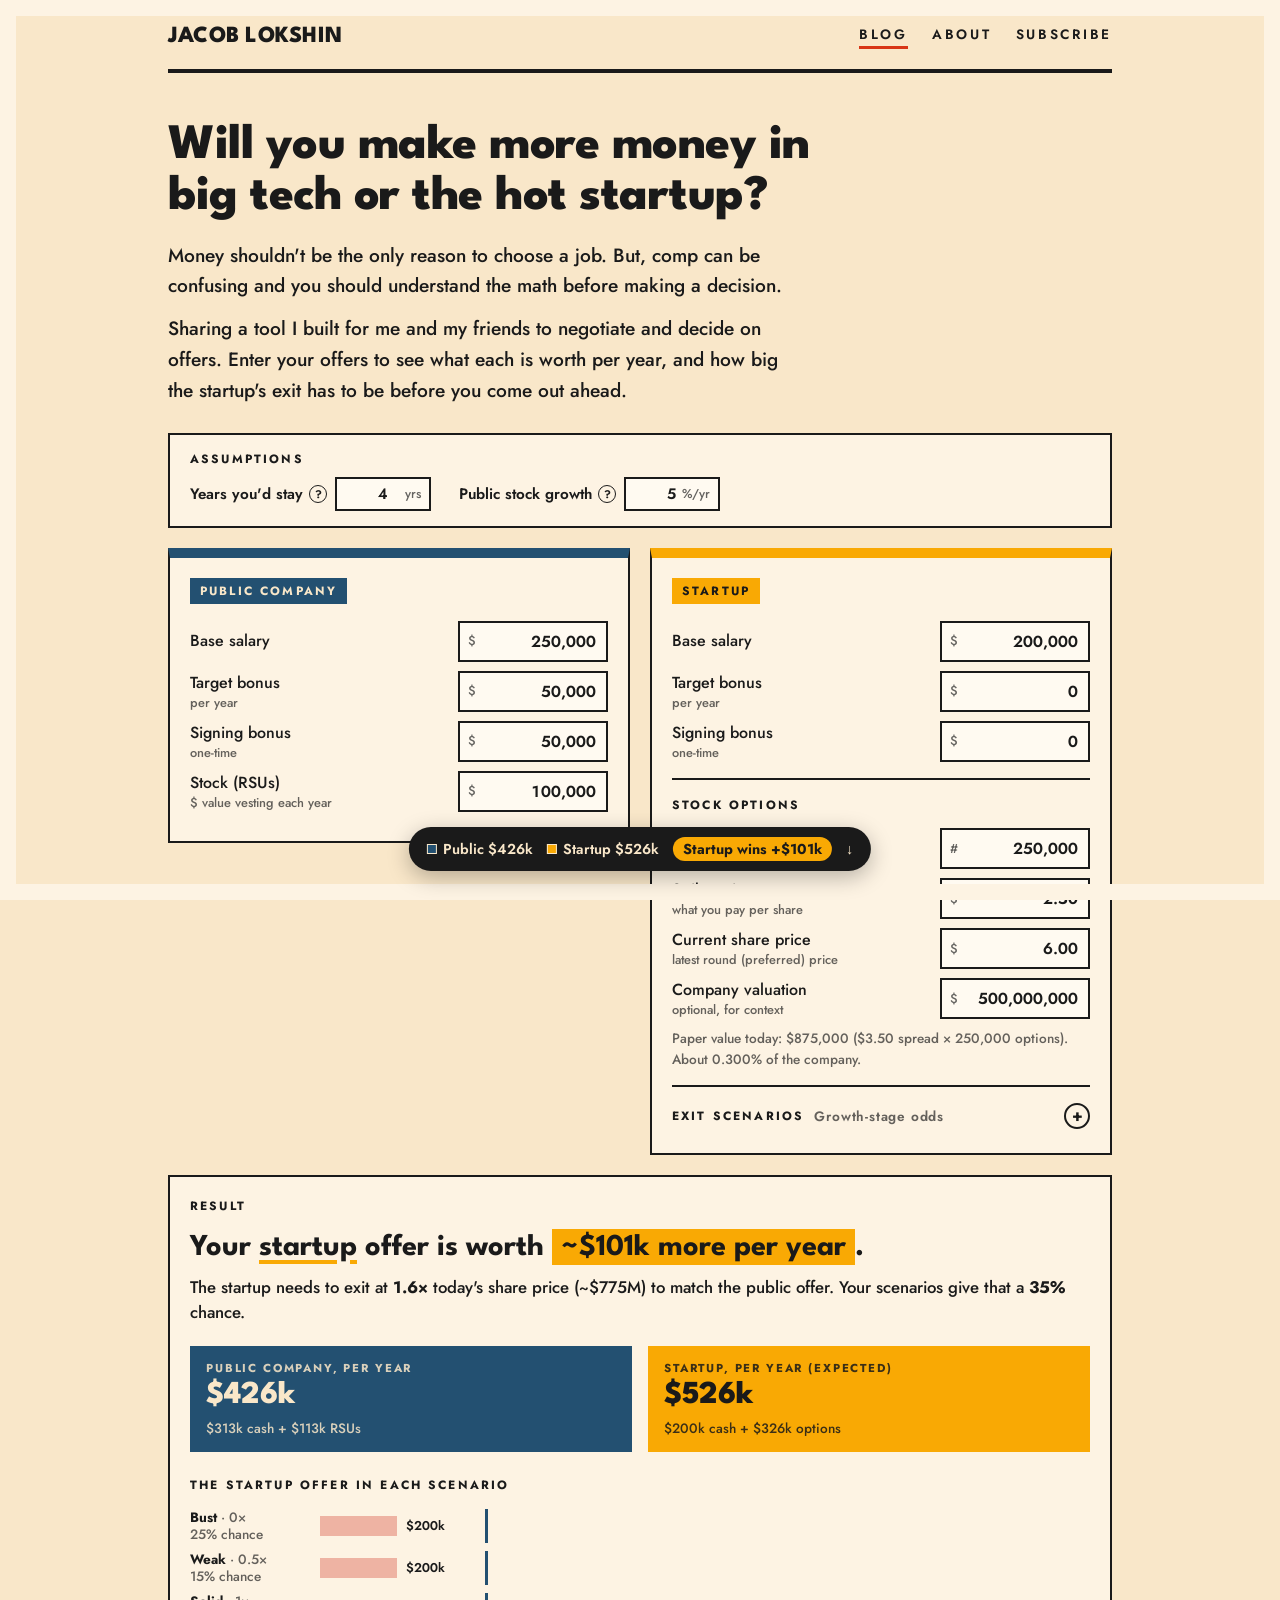
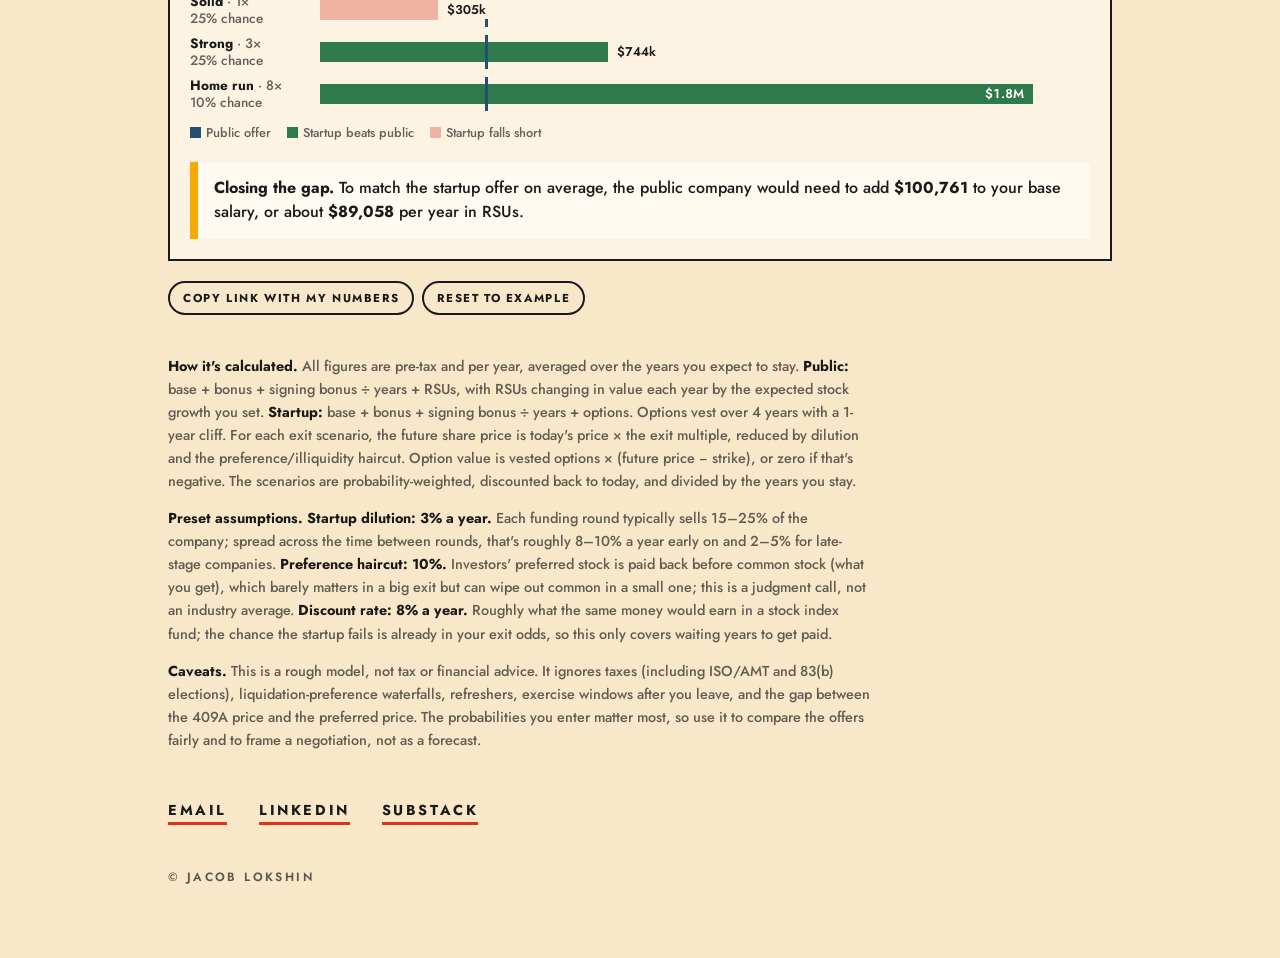
<file: offer-calculator.html>
<!doctype html>
<html lang="en">
<head>
  <meta charset="utf-8">
  <meta name="viewport" content="width=device-width, initial-scale=1">
  <title>Big Tech or Startup? Offer Calculator · Jacob Lokshin</title>
  <meta name="description" content="Compare a big tech offer to a startup offer: what each is worth per year, and how big the startup's exit has to be before you come out ahead.">
  <link rel="preload" href="fonts/league-spartan-latin-800-normal.woff2" as="font" type="font/woff2" crossorigin>
  <link rel="canonical" href="https://lokshin.co/offer-calculator.html">
  <meta property="og:type" content="website">
  <meta property="og:site_name" content="Jacob Lokshin">
  <meta property="og:title" content="Will you make more money in big tech or the hot startup?">
  <meta property="og:description" content="A calculator for comparing a public company offer to a startup offer.">
  <meta property="og:url" content="https://lokshin.co/offer-calculator.html">
  <meta property="og:image" content="https://lokshin.co/img/og.png">
  <meta name="twitter:card" content="summary_large_image">
  <link rel="icon" href="img/favicon.svg" type="image/svg+xml">
  <link rel="icon" href="img/favicon-32.png" sizes="32x32" type="image/png">
  <link rel="apple-touch-icon" href="img/apple-touch-icon.png">
  <link rel="stylesheet" href="style.css?v=32">
<style>
/* Fallbacks so the page still looks right if style.css isn't loaded (same rules as the site). */
:root{--cream:#f9e7c9;--ink:#1a1a1a;--red:#d83616;--blue:#235071;--yellow:#f9a904}
*{box-sizing:border-box;margin:0;padding:0}
body{background:var(--cream);color:var(--ink);font-family:"Jost","Futura","Century Gothic",system-ui,sans-serif}
a{color:inherit;text-decoration:none}
.page{--s:1.5rem;max-width:62rem;margin:0 auto;padding:var(--s) var(--s) calc(3*var(--s))}
.bar{display:flex;justify-content:space-between;align-items:center;gap:1rem;padding-bottom:1.25rem;border-bottom:4px solid var(--ink)}
.bar .home{font-family:"League Spartan","Jost",sans-serif;font-weight:800;font-size:1.45rem;letter-spacing:.01em;text-transform:uppercase}
.bar nav{display:flex;gap:1.5rem;font-weight:600;font-size:.85rem;letter-spacing:.2em;text-transform:uppercase}
.bar nav a{padding-bottom:2px;border-bottom:3px solid transparent}
.bar nav a:hover,.bar nav a[aria-current]{border-color:var(--red)}
.contact{list-style:none;margin-top:calc(2*var(--s));display:flex;flex-wrap:wrap;gap:.75rem 2rem;font-weight:700;font-size:.9rem;letter-spacing:.18em;text-transform:uppercase}
.contact a{border-bottom:3px solid var(--red);padding-bottom:2px}
.foot{margin-top:calc(2*var(--s));font-size:.75rem;font-weight:600;letter-spacing:.2em;text-transform:uppercase;opacity:.7}
@media (max-width:760px){.bar{flex-direction:column;align-items:flex-start}.bar nav{gap:1rem}}
.calc .assume .lab{white-space:nowrap}
.calc .assume .lab .tip-pop{white-space:normal}
.calc button.toggle{display:flex;align-items:center;gap:10px;width:100%;padding:0;border:0;border-radius:0;background:transparent;text-align:left;letter-spacing:.18em;font-size:.75rem}
.calc button.toggle:hover{background:transparent}
.calc button.toggle .t{font-weight:700}
.calc button.toggle .s{flex:1;font-weight:600;letter-spacing:.06em;text-transform:none;font-size:.85rem;color:rgba(26,26,26,.68)}
.calc button.toggle .chev{width:26px;height:26px;border:2px solid var(--ink);border-radius:50%;display:inline-flex;align-items:center;justify-content:center;font-size:1rem;letter-spacing:0;line-height:1}
.calc button.toggle:hover .chev{background:var(--yellow)}
.calc #scenBody{margin-top:.75rem}
/* Calculator styles. Fonts, palette, header and footer come from the site's style.css. */
.calc{
  --paper:#fdf3e3; --field:#fffaf1; --muted:rgba(26,26,26,.68); --line:rgba(26,26,26,.18);
  --pub:var(--blue); --st:var(--yellow); --good:#2f7a4b; --short:#eeb3a3;
  font-weight:500; font-size:16px; line-height:1.5; margin-top:calc(2*var(--s));
}
.calc h1{font-family:"League Spartan","Jost",sans-serif;font-weight:800;font-size:clamp(2rem,5vw,3.1rem);line-height:1.02;letter-spacing:-.01em;margin:0 0 1.1rem;max-width:24ch}
.calc h2{font-size:.75rem;font-weight:700;letter-spacing:.18em;text-transform:uppercase;margin:0 0 .9rem}
.calc .lede{max-width:40rem;font-size:1.2rem;line-height:1.6;margin:0 0 1rem}
.calc .lede + .lede{margin-bottom:1.75rem}
.calc .card{background:var(--paper);border:2px solid var(--ink);padding:1.25rem}
.calc .stack{display:grid;gap:1.25rem}
.calc .two{display:grid;gap:1.25rem;grid-template-columns:repeat(auto-fit,minmax(300px,1fr));align-items:start}
.calc .assume-card{padding:.9rem 1.25rem}
.calc .assume-card h2{margin-bottom:.6rem}
.calc .assume{display:flex;flex-wrap:wrap;gap:.6rem 1.75rem;align-items:center}
.calc .assume .f{display:flex;align-items:center;gap:8px}
.calc .assume .lab{font-size:.95rem;font-weight:600;display:flex;align-items:center;gap:6px}
.calc .assume .inp{width:96px;flex:none}
.calc .assume .inp.has-suf input{padding:4px 42px 4px 6px;font-size:.95rem}
.calc .tip>button{position:relative}
.calc .tip>button::after{content:"";position:absolute;inset:-11px}
.calc .tip{position:relative;display:inline-flex}
.calc .tip>button{width:18px;height:18px;padding:0;border-radius:50%;font:700 11px/15px "Jost",sans-serif;letter-spacing:0;text-transform:none;color:var(--ink);border:1.5px solid var(--ink);background:transparent;cursor:help}
.calc .tip>button:hover,.calc .tip.open>button{color:var(--cream);background:var(--ink)}
.calc .tip-pop{display:none;position:absolute;top:24px;left:-8px;z-index:50;width:260px;background:var(--ink);color:var(--cream);font-size:.82rem;font-weight:500;line-height:1.45;letter-spacing:0;text-transform:none;padding:10px 12px}
.calc .tip:hover .tip-pop,.calc .tip.open .tip-pop{display:block}
.calc .row{display:grid;grid-template-columns:1fr 150px;gap:8px;align-items:center;margin:9px 0}
.calc .row label{font-size:1rem}
.calc .row small{display:block;color:var(--muted);font-size:.8rem;line-height:1.3}
.calc .inp{position:relative}
.calc .inp input{width:100%;padding:7px 10px;border:2px solid var(--ink);border-radius:0;background:var(--field);color:var(--ink);font:600 1rem "Jost",sans-serif;text-align:right;font-variant-numeric:tabular-nums}
.calc .inp input:focus{outline:3px solid var(--yellow);outline-offset:0}
.calc .inp .pre,.calc .inp .suf{position:absolute;top:50%;transform:translateY(-50%);font-size:.8rem;color:var(--muted);pointer-events:none}
.calc .inp .pre{left:10px}.calc .inp .suf{right:10px}
.calc .inp.has-pre input{padding-left:22px}.calc .inp.has-suf input{padding-right:32px}
.calc .tag{display:inline-block;font-size:.75rem;font-weight:700;letter-spacing:.18em;text-transform:uppercase;padding:4px 10px;margin-bottom:.5rem;color:var(--cream)}
.calc .pub .tag{background:var(--pub)} .calc .st .tag{background:var(--st);color:var(--ink)}
.calc .scen tr.sum td{font-weight:700;border-bottom:0;padding-top:9px}
.calc .scen tr.sum td:last-child{padding-right:28px}
.calc .scen tr.sum.off td:last-child{color:var(--red)}
.calc .pub{border-top:10px solid var(--pub)} .calc .st{border-top:10px solid var(--st)}
.calc .sec{margin-top:1rem;padding-top:1rem;border-top:2px solid var(--ink)}
.calc .note{color:var(--muted);font-size:.85rem;margin:6px 0 0}
.calc table{width:100%;border-collapse:collapse;font-size:.95rem}
.calc th,.calc td{padding:7px 4px;text-align:right;border-bottom:1px solid var(--line)}
.calc th:first-child,.calc td:first-child{text-align:left}
.calc th{font-weight:700;font-size:.7rem;letter-spacing:.15em;text-transform:uppercase}
.calc .scen .inp{display:inline-block;width:80px}
.calc .scen .inp input{padding:5px 24px 5px 6px;font-size:.9rem}
.calc .btns{display:flex;flex-wrap:wrap;gap:6px;margin:4px 0 10px}
.calc button{font:700 .72rem "Jost",sans-serif;letter-spacing:.14em;text-transform:uppercase;padding:7px 13px;border-radius:999px;border:2px solid var(--ink);background:transparent;color:var(--ink);cursor:pointer}
.calc button:hover{background:var(--yellow)}
.calc button.on{background:var(--ink);color:var(--cream)}
.calc .warn{color:var(--red);font-size:.8rem;margin-top:4px}
.calc .verdict{font-family:"League Spartan","Jost",sans-serif;font-weight:700;font-size:clamp(1.4rem,3vw,1.9rem);line-height:1.3;margin:0 0 .4rem}
.calc .sub{font-size:1.05rem;margin:0 0 1.25rem}
.calc .sub b{font-weight:700}
.calc .totals{display:grid;grid-template-columns:1fr 1fr;gap:1rem;margin-bottom:1.5rem}
.calc .tot{padding:.9rem 1rem;color:var(--cream)}
.calc .tot.p{background:var(--pub)} .calc .tot.s{background:var(--st);color:var(--ink)}
.calc .tot .lbl{font-size:.72rem;font-weight:700;letter-spacing:.16em;text-transform:uppercase;opacity:.85}
.calc .tot .num{font-family:"League Spartan","Jost",sans-serif;font-weight:800;font-size:2rem;line-height:1.2;font-variant-numeric:tabular-nums}
.calc .tot .brk{font-size:.85rem;opacity:.85;margin-top:2px}
.calc .bars{display:grid;gap:8px;margin-top:6px}
.calc .bar-row{display:grid;grid-template-columns:120px 1fr;gap:10px;align-items:center;font-size:.85rem}
.calc .bar-row .lab{color:var(--muted);line-height:1.25}
.calc .bar-row .lab b{color:var(--ink);font-weight:700}
.calc .track{position:relative;height:26px}
.calc .fill{position:absolute;left:0;top:3px;height:20px;background:var(--short)}
.calc .fill.win{background:var(--good)}
.calc .val{position:absolute;top:3px;font-size:.8rem;font-weight:600;font-variant-numeric:tabular-nums;white-space:nowrap;z-index:2;background:var(--paper);padding:0 3px}
.calc .fill + .val[style*="color:#fff"]{background:transparent}
.calc .mark{position:absolute;top:-4px;bottom:-4px;width:3px;background:var(--pub)}
.calc .legend{display:flex;gap:16px;font-size:.8rem;color:var(--muted);margin-top:12px;flex-wrap:wrap}
.calc .legend i{display:inline-block;width:11px;height:11px;margin-right:5px;vertical-align:-1px}
.calc .callout{background:var(--field);border-left:8px solid var(--yellow);padding:.9rem 1rem;margin-top:1.25rem;font-size:1rem}
.calc .callout b{font-weight:700}
.calc .top{display:flex;gap:8px;flex-wrap:wrap;margin:0}
.dock{position:fixed;left:50%;bottom:calc(var(--b,12px) + 12px);transform:translateX(-50%);z-index:45;display:flex;gap:14px;align-items:center;white-space:nowrap;
  background:var(--ink);color:var(--cream);padding:10px 18px;border:0;border-radius:999px;font:600 .9rem "Jost",sans-serif;cursor:pointer;box-shadow:0 6px 22px rgba(0,0,0,.28);transition:opacity .2s,transform .2s}
.dock.hide{opacity:0;pointer-events:none;transform:translate(-50%,16px)}
.dock i{display:inline-block;width:10px;height:10px;margin-right:6px;vertical-align:0;border:1px solid var(--cream)}
.dock .gap{font-weight:700;padding:2px 10px;border-radius:999px;background:var(--cream);color:var(--ink)}
.dock .gap.p{background:var(--blue);color:var(--cream)}
.dock .gap.s{background:var(--yellow);color:var(--ink)}
@media (max-width:520px){ .dock{gap:10px;padding:9px 14px;font-size:.8rem} .dock .lbl{display:none} }
.calc .notes{margin-top:2.5rem;max-width:44rem;font-size:.9rem;line-height:1.6;color:var(--muted)}
.calc .notes p + p{margin-top:.9rem}
.calc .notes b{color:var(--ink);font-weight:700}
.toast{position:fixed;bottom:28px;left:50%;transform:translateX(-50%);z-index:60;background:var(--ink);color:var(--cream);padding:8px 14px;font-size:.85rem;font-weight:600;opacity:0;transition:opacity .2s;pointer-events:none}
.toast.show{opacity:1}
@media (max-width:520px){ .calc .totals{grid-template-columns:1fr} .calc .row{grid-template-columns:1fr 152px} .calc .bar-row{grid-template-columns:88px 1fr} .calc .card{padding:1rem} .calc .assume{display:grid;grid-template-columns:1fr;gap:.5rem} .calc .assume .f{justify-content:space-between} }
</style>
</head>
<body>
<div class="page">
    <header class="bar">
      <a class="home" href="index.html">Jacob Lokshin</a>
      <nav>
        <a href="blog.html" aria-current="page">Blog</a>
        <a href="about.html">About</a>
        <a href="subscribe.html">Subscribe</a>
      </nav>
    </header>
  <main class="calc">
  <h1>Will you make more money in big tech or the hot startup?</h1>
  <p class="lede" style="margin-bottom:12px">Money shouldn't be the only reason to choose a job. But, comp can be confusing and you should understand the math before making a decision.</p>
  <p class="lede">Sharing a tool I built for me and my friends to negotiate and decide on offers. Enter your offers to see what each is worth per year, and how big the startup's exit has to be before you come out ahead.</p>

  <div class="stack">
    <div class="card assume-card">
      <h2>Assumptions</h2>
      <div class="assume" id="assume"></div>
    </div>

    <div class="two">
      <div class="card pub">
        <span class="tag">Public company</span>
        <div id="pubFields"></div>
      </div>
      <div class="card st">
        <span class="tag">Startup</span>
        <div id="stFields"></div>
      </div>
    </div>

    <div class="card" id="result"></div>
    <div class="top">
      <button id="copyLink">Copy link with my numbers</button>
      <button id="reset">Reset to example</button>
    </div>
  </div>

  <div class="notes">
    <p><b>How it's calculated.</b> All figures are pre-tax and per year, averaged over the years you expect to stay. <b>Public:</b> base + bonus + signing bonus ÷ years + RSUs, with RSUs changing in value each year by the expected stock growth you set. <b>Startup:</b> base + bonus + signing bonus ÷ years + options. Options vest over 4 years with a 1-year cliff. For each exit scenario, the future share price is today's price × the exit multiple, reduced by dilution and the preference/illiquidity haircut. Option value is vested options × (future price − strike), or zero if that's negative. The scenarios are probability-weighted, discounted back to today, and divided by the years you stay.</p>
    <p><b>Preset assumptions.</b> <b>Startup dilution: 3% a year.</b> Each funding round typically sells 15–25% of the company; spread across the time between rounds, that's roughly 8–10% a year early on and 2–5% for late-stage companies. <b>Preference haircut: 10%.</b> Investors' preferred stock is paid back before common stock (what you get), which barely matters in a big exit but can wipe out common in a small one; this is a judgment call, not an industry average. <b>Discount rate: 8% a year.</b> Roughly what the same money would earn in a stock index fund; the chance the startup fails is already in your exit odds, so this only covers waiting years to get paid.</p>
    <p><b>Caveats.</b> This is a rough model, not tax or financial advice. It ignores taxes (including ISO/AMT and 83(b) elections), liquidation-preference waterfalls, refreshers, exercise windows after you leave, and the gap between the 409A price and the preferred price. The probabilities you enter matter most, so use it to compare the offers fairly and to frame a negotiation, not as a forecast.</p>
  </div>
  </main>
    <ul class="contact">
      <li><a href="mailto:jacob@lokshin.co">Email</a></li>
      <li><a href="https://www.linkedin.com/in/jlokshin/" rel="noopener" target="_blank">LinkedIn</a></li>
      <li><a href="https://substack.com/@loks" rel="noopener" target="_blank">Substack</a></li>
    </ul>
    <p class="foot">© Jacob Lokshin</p>
</div>
<button class="dock hide" id="dock" type="button" aria-label="Jump to result"></button>
<div class="toast" id="toast"></div>

<script>
// CORE-START
const VEST_YEARS = 4;
const ROWS = ['Bust','Weak','Solid','Strong','Home run'];
const PRESETS = {
  late:  [{p:10,m:0},{p:20,m:0.5},{p:30,m:1},{p:30,m:2},{p:10,m:4}],
  growth:[{p:25,m:0},{p:15,m:0.5},{p:25,m:1},{p:25,m:3},{p:10,m:8}],
  early: [{p:40,m:0},{p:20,m:1},{p:20,m:3},{p:15,m:10},{p:5,m:30}]
};
function calc(S){
  const g = S.g, P = S.pub, T = S.st;
  const yrs = Math.max(g.years, 0.01);
  const n = Math.max(1, Math.round(g.years));
  let f = 0; for(let t=1;t<=n;t++) f += Math.pow(1+g.growth/100, t);
  const rsuAnnual = P.rsu * f / n;
  const pubCash = P.base + P.bonus + P.signing / Math.max(g.years,1);
  const pubTotal = pubCash + rsuAnnual;

  const vested = T.options * (g.years < 1 ? 0 : Math.min(g.years, VEST_YEARS) / VEST_YEARS);
  const k = Math.pow(1 - g.dilution/100, g.years) * (1 - g.haircut/100); // future price per 1x multiple, per $ of today's price
  const disc = Math.pow(1 + g.discount/100, g.years);
  const stCash = T.base + T.bonus + T.signing / Math.max(g.years,1);
  const totalP = T.scen.reduce((a,s)=>a+s.p,0);
  const norm = totalP || 1;
  let ev = 0;
  const rows = T.scen.map((s,i)=>{
    const prob = s.p / norm;
    const fut = T.price * s.m * k;
    const gain = vested * Math.max(0, fut - T.strike);
    const eqYr = gain / disc / yrs;
    ev += prob * eqYr;
    return {name:ROWS[i], m:s.m, prob, fut, gain, eqYr, total: stCash + eqYr};
  });
  const stTotal = stCash + ev;
  const need = pubTotal - stCash; // equity $/yr startup must deliver to tie
  let breakeven;
  if (need <= 0) breakeven = {type:'cash'};
  else if (vested <= 0 || T.price <= 0 || k <= 0) breakeven = {type:'none'};
  else breakeven = {type:'m', m: (T.strike + need * yrs * disc / vested) / (T.price * k)};
  const perOption = T.options > 0 ? ev / T.options : 0;
  return {rsuAnnual, pubCash, pubTotal, stCash, stEq:ev, stTotal, rows, vested, breakeven, perOption,
    gap: pubTotal - stTotal, totalP,
    pWin: rows.reduce((a,r)=>a + (r.total >= pubTotal ? r.prob : 0), 0)};
}
// CORE-END

const DEFAULT = () => ({
  g:{years:4, growth:5, dilution:3, haircut:10, discount:8},
  pub:{base:250000, bonus:50000, signing:50000, rsu:100000},
  st:{base:200000, bonus:0, signing:0, options:250000, strike:2.5, price:6, valuation:500000000, preset:'growth',
      scen:PRESETS.growth.map(x=>({...x}))}
});
let S = load() || DEFAULT();
let scenOpen = false; // exit scenarios start collapsed
// dilution, haircut and discount are fixed presets (explained in the notes)
Object.assign(S.g, {dilution:3, haircut:10, discount:8});

function load(){
  try{ const m = location.hash.match(/s=([^&]+)/); if(!m) return null;
    const s = JSON.parse(decodeURIComponent(escape(atob(m[1])))); return (s&&s.g&&s.pub&&s.st)?s:null; }catch(e){ return null; }
}
let saveT;
function save(){ clearTimeout(saveT); saveT=setTimeout(()=>{ try{ history.replaceState(null,'','#s='+btoa(unescape(encodeURIComponent(JSON.stringify(S))))); }catch(e){} },250); }

// formatting
const commas = s => s.replace(/\B(?=(\d{3})+(?!\d))/g, ',');
const show = v => { if(v===''||v==null||isNaN(v)) return ''; const [i,d]=String(v).split('.'); return commas(i)+(d?'.'+d:''); };
const num = s => { const v = parseFloat(String(s).replace(/[^0-9.\-]/g,'')); return isNaN(v)?0:v; };
const $ = n => (isFinite(n)?Math.round(n):0).toLocaleString('en-US',{style:'currency',currency:'USD',maximumFractionDigits:0});
const $2 = n => (isFinite(n)?n:0).toLocaleString('en-US',{style:'currency',currency:'USD',minimumFractionDigits:2,maximumFractionDigits:2});
const short = n => { const a=Math.abs(n); return a>=1e9?'$'+(n/1e9).toFixed(a>=1e10?0:1).replace(/\.0$/,'')+'B':a>=1e6?'$'+(n/1e6).toFixed(a>=1e8?0:1).replace(/\.0$/,'')+'M':a>=1e3?'$'+Math.round(n/1e3)+'k':'$'+Math.round(n); };
const pct = p => Math.round(p*100)+'%';
const mult = m => (Math.round(m*10)/10).toLocaleString('en-US')+'×';

function get(path){ return path.split('.').reduce((o,k)=>o[k],S); }
function set(path,v){ const ks=path.split('.'); const last=ks.pop(); ks.reduce((o,k)=>o[k],S)[last]=v; }
const DEC2 = ['st.strike','st.price'];
const fmtField = (path, v) => DEC2.includes(path) && v !== '' && v != null ? show(Number(v).toFixed(2)) : show(v);
function input(path, pre, suf){
  return `<div class="inp ${pre?'has-pre':''} ${suf?'has-suf':''}">${pre?`<span class="pre">${pre}</span>`:''}<input type="text" inputmode="decimal" autocomplete="off" data-path="${path}" value="${fmtField(path, get(path))}">${suf?`<span class="suf">${suf}</span>`:''}</div>`;
}
const row = (label, help, path, pre, suf) => `<div class="row"><label>${label}${help?`<small>${help}</small>`:''}</label>${input(path,pre,suf)}</div>`;
const af = (label, path, suf, tip) => `<div class="f"><div class="lab">${label}${tip?`<span class="tip"><button type="button" aria-label="What this means">?</button><span class="tip-pop" role="tooltip">${tip}</span></span>`:''}</div>${input(path,'',suf)}</div>`;
const TIPS = {
  years: 'How long you expect to stay. It is also when the startup is assumed to exit, and how long your signing bonus is spread over. Options vest over 4 years, so staying less leaves some unvested.',
  growth: 'A rule of thumb, not a forecast. The S&amp;P 500 has returned about 10% a year over the long run including dividends, or roughly 7% from price alone. 5% is a conservative pick for a single stock; use 0% to assume flat.',
  dilution: 'Each funding round typically sells 15–25% of the company to new investors, plus option-pool top-ups. Spread across the time between rounds, that works out to roughly 8–10% a year early on and 2–5% for late-stage companies. 3% assumes late stage.',
  haircut: 'A judgment call, not an industry average. Investors hold preferred stock that gets paid back before common stock (what you get). That barely matters in a big exit but can wipe out common in a small one. 10% is a rough blend; use 20–30% if the company has raised a lot relative to its value.',
  discount: 'Your opportunity cost: roughly what the same money would earn in a stock index fund (about 7–10% a year historically). The chance the startup fails is already in your exit odds, so this only accounts for waiting years to get paid.'
};

function render(){
  document.getElementById('assume').innerHTML =
    af('Years you\'d stay','g.years','yrs',TIPS.years) +
    af('Public stock growth','g.growth','%/yr',TIPS.growth);

  document.getElementById('pubFields').innerHTML =
    row('Base salary','','pub.base','$') +
    row('Target bonus','per year','pub.bonus','$') +
    row('Signing bonus','one-time','pub.signing','$') +
    row('Stock (RSUs)','$ value vesting each year','pub.rsu','$');

  const T = S.st;
  document.getElementById('stFields').innerHTML =
    row('Base salary','','st.base','$') +
    row('Target bonus','per year','st.bonus','$') +
    row('Signing bonus','one-time','st.signing','$') +
    `<div class="sec"><h2>Stock options</h2>
      ${row('Number of options','total grant, 4-year vest','st.options','#')}
      ${row('Strike price','what you pay per share','st.strike','$')}
      ${row('Current share price','latest round (preferred) price','st.price','$')}
      ${row('Company valuation','optional, for context','st.valuation','$')}
      <p class="note" id="optNote"></p>
    </div>
    <div class="sec">
      <button type="button" class="toggle" id="scenToggle" aria-expanded="${scenOpen}" aria-controls="scenBody">
        <span class="t">Exit scenarios</span><span class="s" id="scenSum"></span><span class="chev" aria-hidden="true">${scenOpen?'−':'+'}</span>
      </button>
      <div id="scenBody" ${scenOpen?'':'hidden'}>
      <div class="btns">${[['late','Late stage'],['growth','Growth stage'],['early','Early stage']].map(([k,l])=>`<button data-preset="${k}" class="${T.preset===k?'on':''}">${l}</button>`).join('')}</div>
      <table class="scen"><tr><th>Outcome</th><th>Exit vs. today</th><th>Chance</th></tr>
      ${T.scen.map((s,j)=>`<tr><td>${ROWS[j]}<div class="note" style="margin:0" id="ev-${j}"></div></td><td>${input('st.scen.'+j+'.m','','×')}</td><td>${input('st.scen.'+j+'.p','','%')}</td></tr>`).join('')}
      <tr class="sum" id="psumRow"><td>Total</td><td></td><td id="psum"></td></tr>
      </table>
      </div>
      <div class="warn" id="warn"></div>
    </div>`;
  update();
}

function update(){
  const R = calc(S), T = S.st;
  // option note + scenario labels
  const grantToday = T.options * Math.max(0, T.price - T.strike);
  document.getElementById('optNote').textContent =
    `Paper value today: ${$(grantToday)} (${$2(Math.max(0,T.price-T.strike))} spread × ${show(T.options)} options).` +
    (T.valuation>0 && T.price>0 ? ` About ${(T.options*T.price/T.valuation*100).toFixed(3)}% of the company.` : '');
  T.scen.forEach((s,j)=>{
    const el = document.getElementById('ev-'+j); if(!el) return;
    el.textContent = T.valuation>0 ? (s.m===0 ? 'shares worth $0' : `exit at ~${short(T.valuation*s.m)}`) : '';
  });
  const PNAMES = {late:'Late-stage odds', growth:'Growth-stage odds', early:'Early-stage odds'};
  document.getElementById('scenSum').textContent = PNAMES[T.preset] || 'Custom odds';
  const off = Math.abs(R.totalP-100)>0.01;
  document.getElementById('psum').textContent = (Math.round(R.totalP*10)/10)+'%';
  document.getElementById('psumRow').classList.toggle('off', off);
  document.getElementById('warn').textContent = off ? 'Chances should add up to 100%. Until they do, they\'re scaled to fit.' : '';

  // verdict
  const pubWins = R.pubTotal >= R.stTotal;
  const diff = Math.abs(R.gap);
  const ul = (c,t) => `text-decoration:underline;text-decoration-color:var(${c});text-decoration-thickness:${t}px;text-underline-offset:5px`;
  const chip = (bg,fg) => `background:var(${bg});color:var(${fg});padding:.16em .3em .1em;white-space:nowrap;-webkit-box-decoration-break:clone;box-decoration-break:clone`;
  let verdict = diff < 500 ? 'Your two offers are worth about the same.'
    : pubWins ? `Your <span style="${ul('--pub',4)}">public company</span> offer is worth <span style="${chip('--pub','--cream')}">~${short(diff)} more per year</span>.`
              : `Your <span style="${ul('--st',4)}">startup</span> offer is worth <span style="${chip('--st','--ink')}">~${short(diff)} more per year</span>.`;

  let brk = '';
  const b = R.breakeven;
  if (b.type==='cash') brk = 'The startup comes out ahead on cash alone, before its equity.';
  else if (b.type==='none') brk = 'Add options and a share price to see the breakeven exit.';
  else brk = `The startup needs to exit at <b>${mult(b.m)}</b> today's share price${T.valuation>0?` (~${short(T.valuation*b.m)})`:''} to match the public offer. Your scenarios give that a <b>${pct(R.pWin)}</b> chance.`;

  const max = Math.max(R.pubTotal, ...R.rows.map(r=>r.total)) * 1.08 || 1;
  const markL = R.pubTotal / max * 100;
  const bars = R.rows.map(r=>{
    const w = r.total / max * 100;
    const win = r.total >= R.pubTotal;
    const inside = w > 70;
    return `<div class="bar-row"><div class="lab"><b>${r.name}</b> · ${mult(r.m)}<br>${pct(r.prob)} chance</div>
      <div class="track"><div class="fill ${win?'win':''}" style="width:${w}%"></div>
      <span class="val" style="${inside?`right:${100-w}%;margin-right:6px;color:#fff`:`left:${w}%;margin-left:6px`}">${short(r.total)}</span>
      <div class="mark" style="left:${markL}%"></div></div></div>`;
  }).join('');

  let ask = '';
  if (R.gap > 1) {
    const opts = R.perOption > 0 ? Math.round(R.gap / R.perOption) : null;
    ask = `<div class="callout"><b>Closing the gap.</b> To match the public offer on average, the startup would need to add
      <b>${$(R.gap)}</b> to your base salary${opts!==null?`, or about <b>${show(opts)}</b> more options (each worth about ${$2(R.perOption)} per year on average)`:''}.</div>`;
  } else if (R.gap < -1) {
    const g = -R.gap, rsuFactor = S.pub.rsu > 0 ? R.rsuAnnual / S.pub.rsu : 1;
    ask = `<div class="callout"><b>Closing the gap.</b> To match the startup offer on average, the public company would need to add
      <b>${$(g)}</b> to your base salary, or about <b>${$(g / rsuFactor)}</b> per year in RSUs.</div>`;
  }

  document.getElementById('result').innerHTML = `
    <h2>Result</h2>
    <p class="verdict">${verdict}</p>
    <p class="sub">${brk}</p>
    <div class="totals">
      <div class="tot p"><div class="lbl">Public company, per year</div><div class="num">${short(R.pubTotal)}</div>
        <div class="brk">${short(R.pubCash)} cash + ${short(R.rsuAnnual)} RSUs</div></div>
      <div class="tot s"><div class="lbl">Startup, per year (expected)</div><div class="num">${short(R.stTotal)}</div>
        <div class="brk">${short(R.stCash)} cash + ${short(R.stEq)} options</div></div>
    </div>
    <h2>The startup offer in each scenario</h2>
    <div class="bars">${bars}</div>
    <div class="legend"><span><i style="background:var(--pub)"></i>Public offer</span><span><i style="background:var(--good)"></i>Startup beats public</span><span><i style="background:var(--short)"></i>Startup falls short</span></div>
    ${ask}`;
  const lead = diff < 500 ? 'About even' : (pubWins ? 'Public' : 'Startup') + ' wins +' + short(diff);
  const leadCls = diff < 500 ? '' : (pubWins ? 'p' : 's');
  document.getElementById('dock').innerHTML =
    `<span><i style="background:var(--blue)"></i><span class="lbl">Public </span>${short(R.pubTotal)}</span>
     <span><i style="background:var(--yellow)"></i><span class="lbl">Startup </span>${short(R.stTotal)}</span>
     <span class="gap ${leadCls}">${lead}</span><span aria-hidden="true">↓</span>`;
  save();
}
// pinned summary: visible while the result is still below the screen
const dockEl = document.getElementById('dock'), resultEl = document.getElementById('result');
dockEl.addEventListener('click', ()=> resultEl.scrollIntoView({behavior:'smooth', block:'start'}));
if ('IntersectionObserver' in window) {
  new IntersectionObserver(([e])=>{
    dockEl.classList.toggle('hide', e.isIntersecting || e.boundingClientRect.top < 0);
  }, {threshold:0.05}).observe(resultEl);
} else dockEl.classList.add('hide');
// two decimals on share prices once you leave the field
document.addEventListener('focusout', e=>{
  const el = e.target; if (el.dataset && DEC2.includes(el.dataset.path) && el.value !== '') el.value = fmtField(el.dataset.path, num(el.value));
});

// live comma formatting, keeping the caret in place
document.addEventListener('input', e=>{
  const el = e.target; if(!el.dataset.path) return;
  const caret = el.selectionStart;
  const before = el.value.slice(0, caret).replace(/[^0-9.]/g,'').length;
  let clean = el.value.replace(/[^0-9.]/g,'');
  const dot = clean.indexOf('.');
  if (dot >= 0) clean = clean.slice(0,dot+1) + clean.slice(dot+1).replace(/\./g,'');
  let [i,d] = clean.split('.');
  i = (i||'').replace(/^0+(?=\d)/,'');
  const out = commas(i) + (d!==undefined ? '.'+d : '');
  el.value = out;
  let pos = 0, count = 0;
  while (pos < out.length && count < before){ if(/[0-9.]/.test(out[pos])) count++; pos++; }
  el.setSelectionRange(pos,pos);
  set(el.dataset.path, num(out));
  if (el.dataset.path.startsWith('st.scen')) { S.st.preset = ''; document.querySelectorAll('[data-preset]').forEach(b=>b.classList.remove('on')); }
  update();
});
document.addEventListener('click', e=>{
  const b = e.target.closest('button'); if(!b) return;
  if (b.id==='scenToggle'){ scenOpen=!scenOpen; b.setAttribute('aria-expanded',scenOpen); b.querySelector('.chev').textContent=scenOpen?'−':'+'; document.getElementById('scenBody').hidden=!scenOpen; return; }
  if (b.dataset.preset){ S.st.preset=b.dataset.preset; S.st.scen=PRESETS[b.dataset.preset].map(x=>({...x})); render(); }
  else if (b.id==='reset'){ S = DEFAULT(); history.replaceState(null,'',location.pathname); render(); }
  else if (b.id==='copyLink'){ save(); setTimeout(()=>{ (navigator.clipboard?navigator.clipboard.writeText(location.href):Promise.reject()).then(()=>toast('Link copied')).catch(()=>toast('Copy the URL from your address bar')); },300); }
});
// tooltips: hover on desktop, tap to toggle on touch; keep the popup on screen
function placeTip(tip){
  const pop = tip.querySelector('.tip-pop'); pop.style.left = '-8px';
  const r = pop.getBoundingClientRect(), over = r.right - (window.innerWidth - 12);
  if (over > 0) pop.style.left = (-8 - over) + 'px';
}
document.addEventListener('mouseover', e=>{ const t = e.target.closest('.tip'); if (t) placeTip(t); });
document.addEventListener('click', e=>{
  const t = e.target.closest('.tip');
  document.querySelectorAll('.tip.open').forEach(o=>{ if (o!==t) o.classList.remove('open'); });
  if (t && e.target.closest('.tip>button')) { t.classList.toggle('open'); placeTip(t); }
});
document.addEventListener('keydown', e=>{ if (e.key==='Escape') document.querySelectorAll('.tip.open').forEach(o=>o.classList.remove('open')); });
function toast(m){ const t=document.getElementById('toast'); t.textContent=m; t.classList.add('show'); setTimeout(()=>t.classList.remove('show'),1800); }
render();
</script>
</body>
</html>
</file>
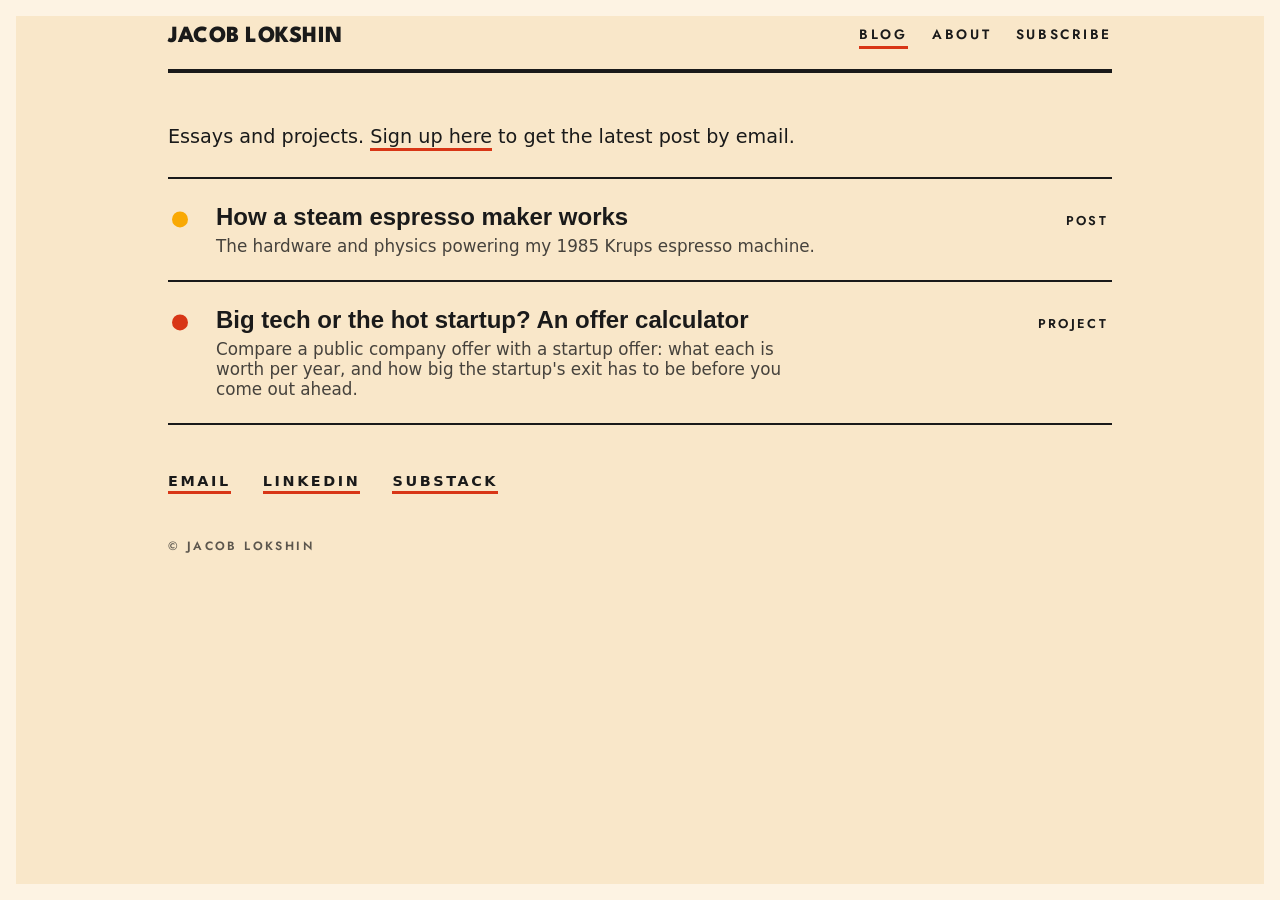
<file: projects.html>
<!doctype html><html lang="en"><head><meta charset="utf-8"><title>Projects · Jacob Lokshin</title><meta http-equiv="refresh" content="0; url=blog.html"><link rel="canonical" href="https://lokshin.co/blog.html"><meta name="robots" content="noindex"></head><body><a href="blog.html">Projects are now on the Writing page</a></body></html>
</file>
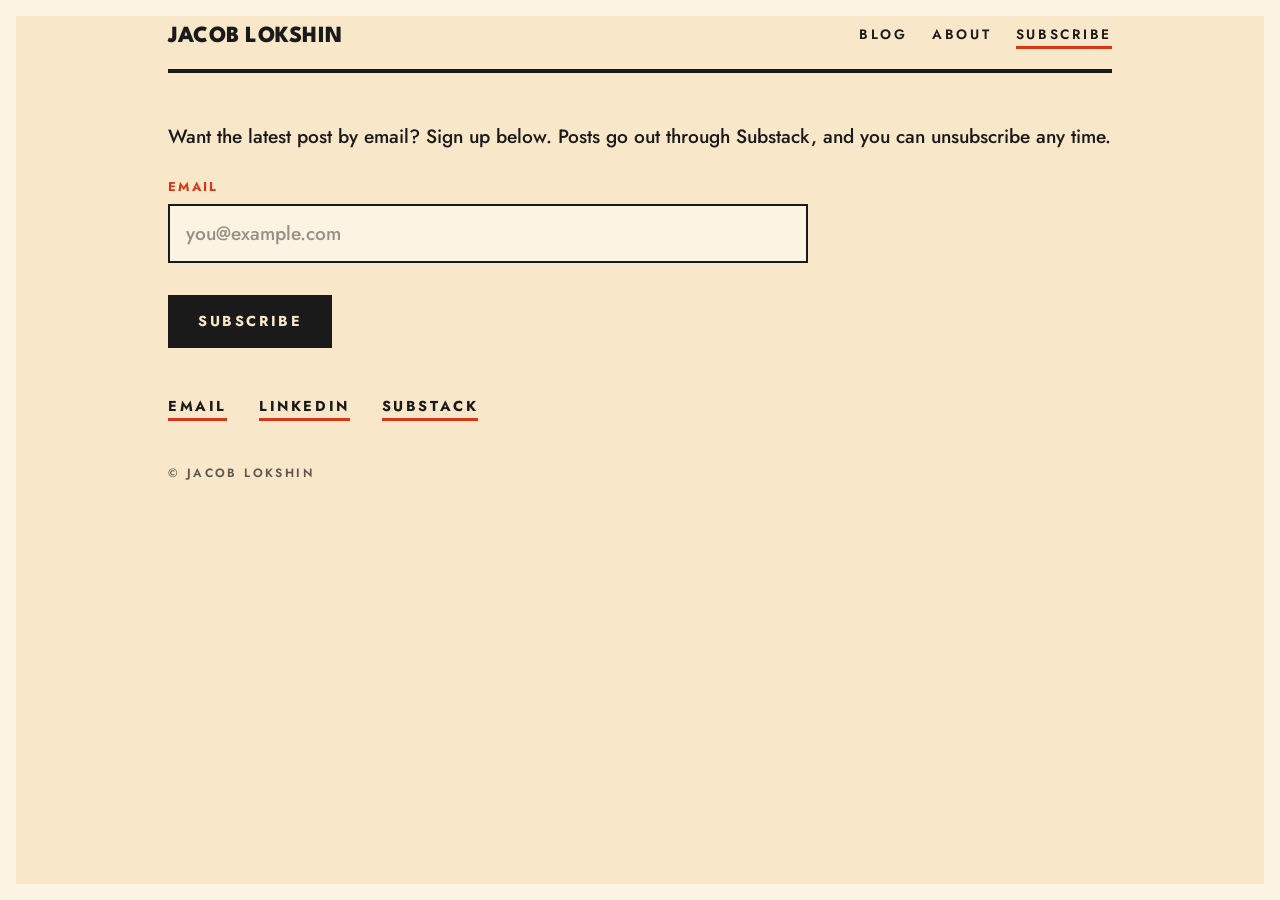
<file: subscribe.html>
<!doctype html>
<html lang="en">
<head>
  <meta charset="utf-8">
  <meta name="viewport" content="width=device-width, initial-scale=1">
  <title>Subscribe · Jacob Lokshin</title>
  <meta name="description" content="Get the latest post from Jacob Lokshin by email.">
  <link rel="preload" href="fonts/league-spartan-latin-800-normal.woff2" as="font" type="font/woff2" crossorigin>
  <link rel="canonical" href="https://lokshin.co/subscribe.html">
  <meta property="og:type" content="website">
  <meta property="og:site_name" content="Jacob Lokshin">
  <meta property="og:title" content="Subscribe · Jacob Lokshin">
  <meta property="og:description" content="Get the latest post from Jacob Lokshin by email.">
  <meta property="og:url" content="https://lokshin.co/subscribe.html">
  <meta property="og:image" content="https://lokshin.co/img/og.png">
  <meta property="og:image:width" content="1200">
  <meta property="og:image:height" content="630">
  <meta property="og:image:alt" content="Jacob Lokshin: Bauhaus-style poster with his portrait">
  <meta name="twitter:card" content="summary_large_image">
  <link rel="icon" href="img/favicon.svg" type="image/svg+xml">
  <link rel="icon" href="img/favicon-32.png" sizes="32x32" type="image/png">
  <link rel="apple-touch-icon" href="img/apple-touch-icon.png">
  <link rel="stylesheet" href="style.css?v=32">
</head>
<body>
  <div class="page">
    <header class="bar">
      <a class="home" href="/">Jacob Lokshin</a>
      <nav>
        <a href="blog.html">Blog</a>
        <a href="about.html">About</a>
        <a href="subscribe.html" aria-current="page">Subscribe</a>
      </nav>
    </header>

    <h1 class="sr">Subscribe</h1>

    <p class="prose intro">Want the latest post by email? Sign up below. Posts go out through Substack, and you can unsubscribe any time.</p>

    <form class="signup" action="https://loks.substack.com/api/v1/free?nojs=true" method="post">
      <label for="email">Email</label>
      <input id="email" name="email" type="email" required autocomplete="email" inputmode="email" placeholder="you@example.com">
      <input type="hidden" name="first_url" value="">
      <input type="hidden" name="first_referrer" value="">
      <input type="hidden" name="current_url" value="">
      <input type="hidden" name="current_referrer" value="">
      <input type="hidden" name="source" value="subscribe-page">
      <button type="submit">Subscribe</button>
    </form>

    <ul class="contact">
      <li><a href="mailto:jacob@lokshin.co">Email</a></li>
      <li><a href="https://www.linkedin.com/in/jlokshin/" rel="noopener" target="_blank">LinkedIn</a></li>
      <li><a href="https://substack.com/@loks" rel="noopener" target="_blank">Substack</a></li>
    </ul>

    <p class="foot">© Jacob Lokshin</p>
  </div>
  <script>
    (function () {
      var f = document.querySelector('.signup'); if (!f) return;
      var set = function (n, v) { var i = f.elements[n]; if (i) i.value = v; };
      set('first_url', location.href); set('current_url', location.href);
      set('first_referrer', document.referrer); set('current_referrer', document.referrer);
    })();
  </script>
</body>
</html>
</file>
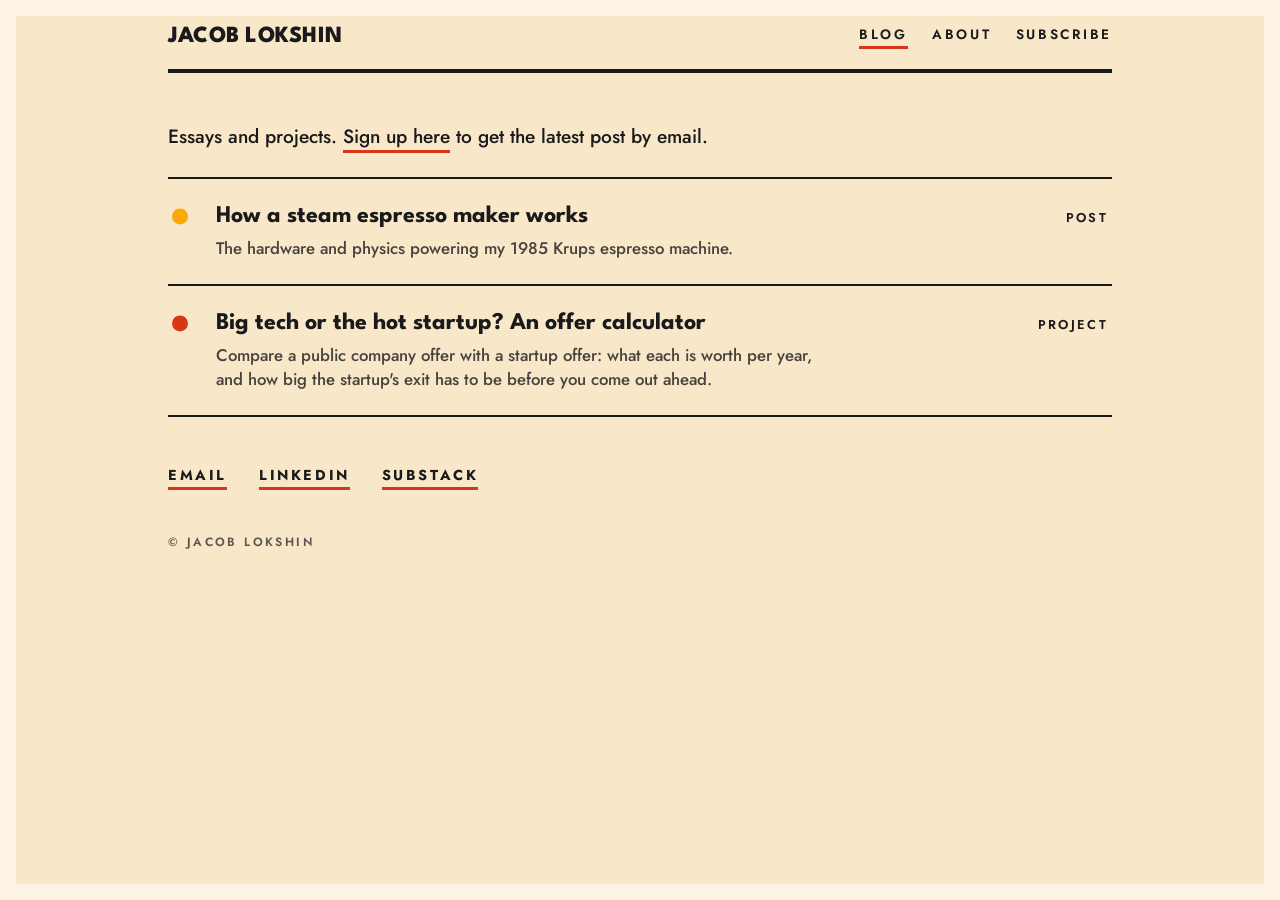
<file: writing.html>
<!doctype html><html lang="en"><head><meta charset="utf-8"><title>Blog · Jacob Lokshin</title><meta http-equiv="refresh" content="0; url=blog.html"><link rel="canonical" href="https://lokshin.co/blog.html"><meta name="robots" content="noindex"></head><body><a href="blog.html">The Writing page is now the Blog</a></body></html>
</file>
<file: style.css>
@font-face { font-family: "League Spartan"; font-weight: 700; font-style: normal; font-display: swap; src: url("fonts/league-spartan-latin-700-normal.woff2") format("woff2"); }
@font-face { font-family: "League Spartan"; font-weight: 800; font-style: normal; font-display: swap; src: url("fonts/league-spartan-latin-800-normal.woff2") format("woff2"); }
@font-face { font-family: "Jost"; font-weight: 500; font-style: normal; font-display: swap; src: url("fonts/jost-latin-500-normal.woff2") format("woff2"); }
@font-face { font-family: "Jost"; font-weight: 600; font-style: normal; font-display: swap; src: url("fonts/jost-latin-600-normal.woff2") format("woff2"); }
@font-face { font-family: "Jost"; font-weight: 700; font-style: normal; font-display: swap; src: url("fonts/jost-latin-700-normal.woff2") format("woff2"); }
@font-face { font-family: "Jost"; font-weight: 800; font-style: normal; font-display: swap; src: url("fonts/jost-latin-800-normal.woff2") format("woff2"); }


:root {
  --cream: #f9e7c9;
  --ink: #1a1a1a;
  --red: #d83616;
  --blue: #235071;
  --yellow: #f9a904;
}

* { box-sizing: border-box; margin: 0; padding: 0; }

html, body { background: var(--cream); color: var(--ink); }

body {
  font-family: "Jost", "Futura", "Century Gothic", system-ui, sans-serif;
  -webkit-font-smoothing: antialiased;
}

a { color: inherit; text-decoration: none; }

/* ---------- Home: the poster ----------
   Geometry traced from the poster artwork (1086 x 1448). 1u = 1% of poster width.
   Top things hang from the top, bottom things from the bottom, so on tall phones the
   extra height opens up in the middle instead of distorting anything. */

.stage {
  --u: min(1vw, calc(100svh / 133.333)); --k: 1; --sh: 0;
  position: fixed; inset: 0;
  display: flex; justify-content: center;
}
@supports (height: 100dvh) {
  .stage { --u: min(1vw, calc(100dvh / 133.333)); }
}

body.home { overflow: hidden; }
body.home::after { display: none; }

.poster { position: relative; width: calc(100 * var(--u)); height: 100%; overflow: hidden; background: var(--cream); }
.poster::after { content: ""; position: absolute; inset: 0; z-index: 10; pointer-events: none; box-sizing: border-box; border: calc(1.4 * var(--u)) solid #fcecd2; }
.poster > * { position: absolute; }

.poster .grp { right: calc((100 - var(--sh) - 100 * var(--k)) * var(--u)); bottom: 0; width: calc(100 * var(--k) * var(--fit, 1) * var(--u)); z-index: 1; }
.poster .grp > img { display: block; width: 100%; height: auto; }
.poster .grp .art-y { position: absolute; left: 0; top: 0; z-index: 1; }
.poster .grp .art { position: relative; z-index: 2; }
.poster .grp .yext { position: absolute; z-index: 0; left: 58.1%; top: -22.4%; width: 70.9%; aspect-ratio: 1; border-radius: 50%; background-color: #f9a904;
  background-image: url("data:image/svg+xml;utf8,<svg xmlns='http://www.w3.org/2000/svg' width='300' height='300'><filter id='n'><feTurbulence type='fractalNoise' baseFrequency='.8' numOctaves='3' stitchTiles='stitch'/><feColorMatrix values='0 0 0 0 .55  0 0 0 0 .3  0 0 0 0 0  0 0 0 .22 0'/></filter><rect width='300' height='300' filter='url(%23n)'/></svg>"); }

.title {
  left: var(--tl, calc(5 * var(--u))); top: var(--tt, calc(5.4 * var(--u))); z-index: 5;
  font-family: "League Spartan", "Jost", sans-serif;
  font-size: var(--ts, calc(12.4 * var(--u))); line-height: 0.9; font-weight: 800;
  letter-spacing: -0.01em; text-transform: uppercase;
}
.title span { display: block; }

/* Menu: never smaller than a comfortable tap/read size */
.menu { left: var(--ml, calc(5 * var(--u))); top: var(--mt, calc(100% - (133.333 - 46.5) * var(--k) * var(--u))); z-index: 5; list-style: none; display: flex; flex-direction: column; gap: max(10px, calc(1.6 * var(--u))); }
.menu a { display: flex; align-items: center; font-size: max(16px, calc(2.4 * var(--u))); font-weight: 600; letter-spacing: 0.14em; text-transform: uppercase; }
.menu .dot { flex: none; width: max(48px, calc(10 * var(--u))); height: max(48px, calc(10 * var(--u))); border-radius: 50%; margin-right: max(14px, calc(3 * var(--u))); transition: transform .2s ease; }
.menu .label { width: 8.6em; }
.menu .arrow { font-size: 1.45em; font-weight: 700; letter-spacing: 0; line-height: 1; transition: transform .2s ease; }
.menu a:hover .dot, .menu a:focus-visible .dot { transform: scale(1.1); }
.menu a:hover .arrow, .menu a:focus-visible .arrow { transform: translateX(0.3em); }
.dot.y { background: var(--yellow); } .dot.r { background: var(--red); } .dot.b { background: var(--blue); }

.contact-cta { right: calc(6 * var(--u)); bottom: calc(5.5 * var(--u)); z-index: 5; margin: 0; color: #fcecd2;
  display: grid; grid-template-columns: auto auto; column-gap: max(12px, calc(2.2 * var(--u))); row-gap: max(3px, calc(0.5 * var(--u))); align-items: baseline;
  font-size: max(13px, calc(2.1 * var(--u))); }
.contact-cta dt { font-size: 0.8em; font-weight: 600; letter-spacing: 0.18em; text-transform: uppercase; opacity: .75; text-align: right; }
.contact-cta dd { margin: 0; font-weight: 600; letter-spacing: 0.02em; }
.contact-cta a { color: inherit; text-decoration: none; background-image: linear-gradient(currentColor, currentColor); background-size: 0 1px; background-repeat: no-repeat; background-position: 0 100%; transition: background-size .2s ease; }
.contact-cta a:hover, .contact-cta a:focus-visible { background-size: 100% 1px; }
.contact-cta .nm { display: none; }
@media (max-width: 560px) {
  .contact-cta { grid-template-columns: auto; text-align: right; font-size: 13px; row-gap: 2px; }
  .contact-cta dt { display: none; }
  .contact-cta .hd { display: none; } .contact-cta .nm { display: inline; }
}
/* Very short phone viewports (browser toolbars showing): tighten the left column */
@media (max-width: 560px) and (max-height: 620px) {
  .stage { --ts: calc(15 * var(--u)); --tt: calc(5 * var(--u)); --mt: calc(5 * var(--u) + var(--ts) * 1.8 + 6 * var(--u)); }
  .menu { gap: 6px; }
  .menu .dot { width: 42px; height: 42px; margin-right: 12px; }
  .contact-cta { bottom: calc(3.5 * var(--u)); right: calc(4.5 * var(--u)); }
}

/* Wide screens: use the width. Name + menu in a left column, art bleeding off the right. */
@media (min-aspect-ratio: 11/10) {
  .stage { --u: calc(100svh / 133.333); --k: 1.3; }
  @supports (height: 100dvh) { .stage { --u: calc(100dvh / 133.333); } }
  .poster { width: 100%; }
  .poster .grp { right: calc(-8 * var(--u)); }
  .contact-cta { font-size: clamp(17px, calc(2.8 * var(--u)), 24px); row-gap: calc(0.7 * var(--u)); column-gap: calc(2.4 * var(--u)); right: calc(5 * var(--u)); bottom: calc(5 * var(--u)); }
  .contact-cta dt { font-size: 0.72em; }
  .menu a { font-size: max(18px, calc(3.1 * var(--u))); }
  .stage {
    --free: calc(100vw - 92 * var(--u));           /* room left of the red circle */
    --tl: max(calc(6 * var(--u)), calc(var(--free) * 0.09));
    --ts: min(calc(25 * var(--u)), calc((var(--free) - var(--tl) * 1.5) / 4.15));
    --tt: calc(10 * var(--u));
    --ml: var(--tl);
    --mt: calc(10 * var(--u) + var(--ts) * 1.8 + 13 * var(--u));
  }
}

/* Tall phones: enlarge the art group so the circles stay joined, and let the yellow
   circle grow up and off the top-right so the name overlaps it on purpose. */
@media (max-aspect-ratio: 7/10) { .stage { --k: 1.08; --sh: -1.6; } }
@media (max-aspect-ratio: 3/5) {
  .stage {
    --k: 1.2; --sh: -6.5;
    --ts: calc(21.5 * var(--u)); --tl: calc(5.5 * var(--u)); --tt: calc(7 * var(--u));
    --mt: calc(7 * var(--u) + var(--ts) * 1.8 + 11 * var(--u));
  }
  .poster .grp .art-y { display: none; }
  .poster .grp .yext { left: 47.9%; top: -38.3%; width: 92.1%; }
  .menu .label { width: 7.8em; }
}
/* Shorter phones (e.g. iPhone SE): smaller art and name so the menu clears the portrait */
@media (max-aspect-ratio: 3/5) and (min-aspect-ratio: 1/2), (max-width: 560px) and (min-aspect-ratio: 1/2) and (max-aspect-ratio: 1/1) {
  .stage { --k: 1.0; --sh: 0; --ts: calc(17.5 * var(--u)); --tt: calc(6 * var(--u)); --mt: calc(6 * var(--u) + var(--ts) * 1.8 + 8 * var(--u)); }
  .menu { gap: 8px; }
}

/* ---------- Inner pages ---------- */

.page { --s: 1.5rem; max-width: 62rem; margin: 0 auto; padding: var(--s) var(--s) calc(3 * var(--s)); } /* --s is the one spacing unit for inner pages */

.bar {
  display: flex; justify-content: space-between; align-items: center; gap: 1rem;
  padding-bottom: 1.25rem; border-bottom: 4px solid var(--ink);
}
.bar .home { font-family: "League Spartan", "Jost", sans-serif; font-weight: 800; font-size: 1.45rem; letter-spacing: 0.01em; text-transform: uppercase; }
.bar nav { display: flex; gap: 1.5rem; font-weight: 600; font-size: 0.85rem; letter-spacing: 0.2em; text-transform: uppercase; }
.bar nav a { padding-bottom: 2px; border-bottom: 3px solid transparent; }
.bar nav a:hover, .bar nav a[aria-current] { border-color: var(--red); }

.sr { position: absolute; width: 1px; height: 1px; overflow: hidden; clip-path: inset(50%); white-space: nowrap; }
.bar + .sr + * { margin-top: calc(2 * var(--s)); }

.entries { list-style: none; }
.entries li { border-top: 2px solid var(--ink); }
.entries li:last-child { border-bottom: 2px solid var(--ink); }
.entries a, .entries .row {
  display: grid; grid-template-columns: 1.25rem 1fr auto; gap: var(--s); align-items: baseline;
  padding: var(--s) 0.25rem;
}
.entries a:hover h2 { color: var(--red); }
.entries .pip { width: 1rem; height: 1rem; border-radius: 50%; background: var(--yellow); transform: translateY(0.15rem); }
.entries li:nth-child(3n+2) .pip { background: var(--red); }
.entries li:nth-child(3n) .pip { background: var(--blue); }
.entries h2 { font-family: "League Spartan", "Jost", sans-serif; font-size: 1.5rem; font-weight: 700; line-height: 1.15; }
.entries p { margin-top: 0.35rem; font-size: 1.05rem; font-weight: 500; opacity: 0.8; max-width: 38rem; }
.entries .meta { font-size: 0.8rem; font-weight: 600; letter-spacing: 0.18em; text-transform: uppercase; white-space: nowrap; }

.prose { max-width: 40rem; font-size: 1.2rem; line-height: 1.65; font-weight: 500; }
.prose p + p { margin-top: var(--s); }
.prose a { border-bottom: 3px solid var(--red); }
.prose a:hover { color: var(--red); }

.prose.intro { max-width: none; margin-bottom: var(--s); }
.signup { max-width: 40rem; margin-top: var(--s); display: grid; gap: 0.5rem; }
.signup label { font-weight: 700; font-size: 0.8rem; letter-spacing: 0.18em; text-transform: uppercase; color: var(--red); }
.signup input[type=email] { font: inherit; font-size: 1.2rem; font-weight: 500; width: 100%; padding: 0.85rem 1rem; color: var(--ink); background: #fdf3e3; border: 2px solid var(--ink); border-radius: 0; }
.signup input[type=email]::placeholder { color: var(--ink); opacity: 0.45; }
.signup input:focus-visible, .signup button:focus-visible { outline: 3px solid var(--blue); outline-offset: 2px; }
.signup button { justify-self: start; margin-top: var(--s); font: inherit; font-weight: 700; font-size: 0.9rem; letter-spacing: 0.18em; text-transform: uppercase; padding: 0.9rem 1.75rem; color: var(--cream); background: var(--ink); border: 2px solid var(--ink); border-radius: 0; cursor: pointer; }
.signup button:hover { background: var(--red); border-color: var(--red); }
.foot { margin-top: calc(2 * var(--s)); font-size: 0.75rem; font-weight: 600; letter-spacing: 0.2em; text-transform: uppercase; opacity: 0.7; }

/* ---------- Small screens ---------- */

@media (max-width: 760px) {
  .bar { flex-direction: column; align-items: flex-start; }
  .bar nav { gap: 1rem; }
  .entries a, .entries .row { grid-template-columns: 1rem 1fr; }
  .entries .meta { grid-column: 2; }
}

@media (prefers-reduced-motion: reduce) {
  * { transition: none !important; }
}

.contact { list-style: none; margin-top: calc(2 * var(--s)); display: flex; flex-wrap: wrap; gap: 0.75rem 2rem; font-weight: 700; font-size: 0.9rem; letter-spacing: 0.18em; text-transform: uppercase; }
.contact a { border-bottom: 3px solid var(--red); padding-bottom: 2px; }
.contact a:hover { color: var(--red); }

/* ---------- Plain print margin (all pages) ---------- */

:root { --b: clamp(10px, min(1.3vw, 2vh), 26px); }

body::after {
  content: ""; position: fixed; inset: 0; z-index: 41; pointer-events: none;
  box-sizing: border-box;
  border: var(--b) solid #fdf3e3;
}

/* About: Current / Previously labels */
.prose .k { display: block; font-weight: 700; font-size: 0.8rem; letter-spacing: 0.18em; text-transform: uppercase; color: var(--red); margin-bottom: 0.3em; }
</file>
